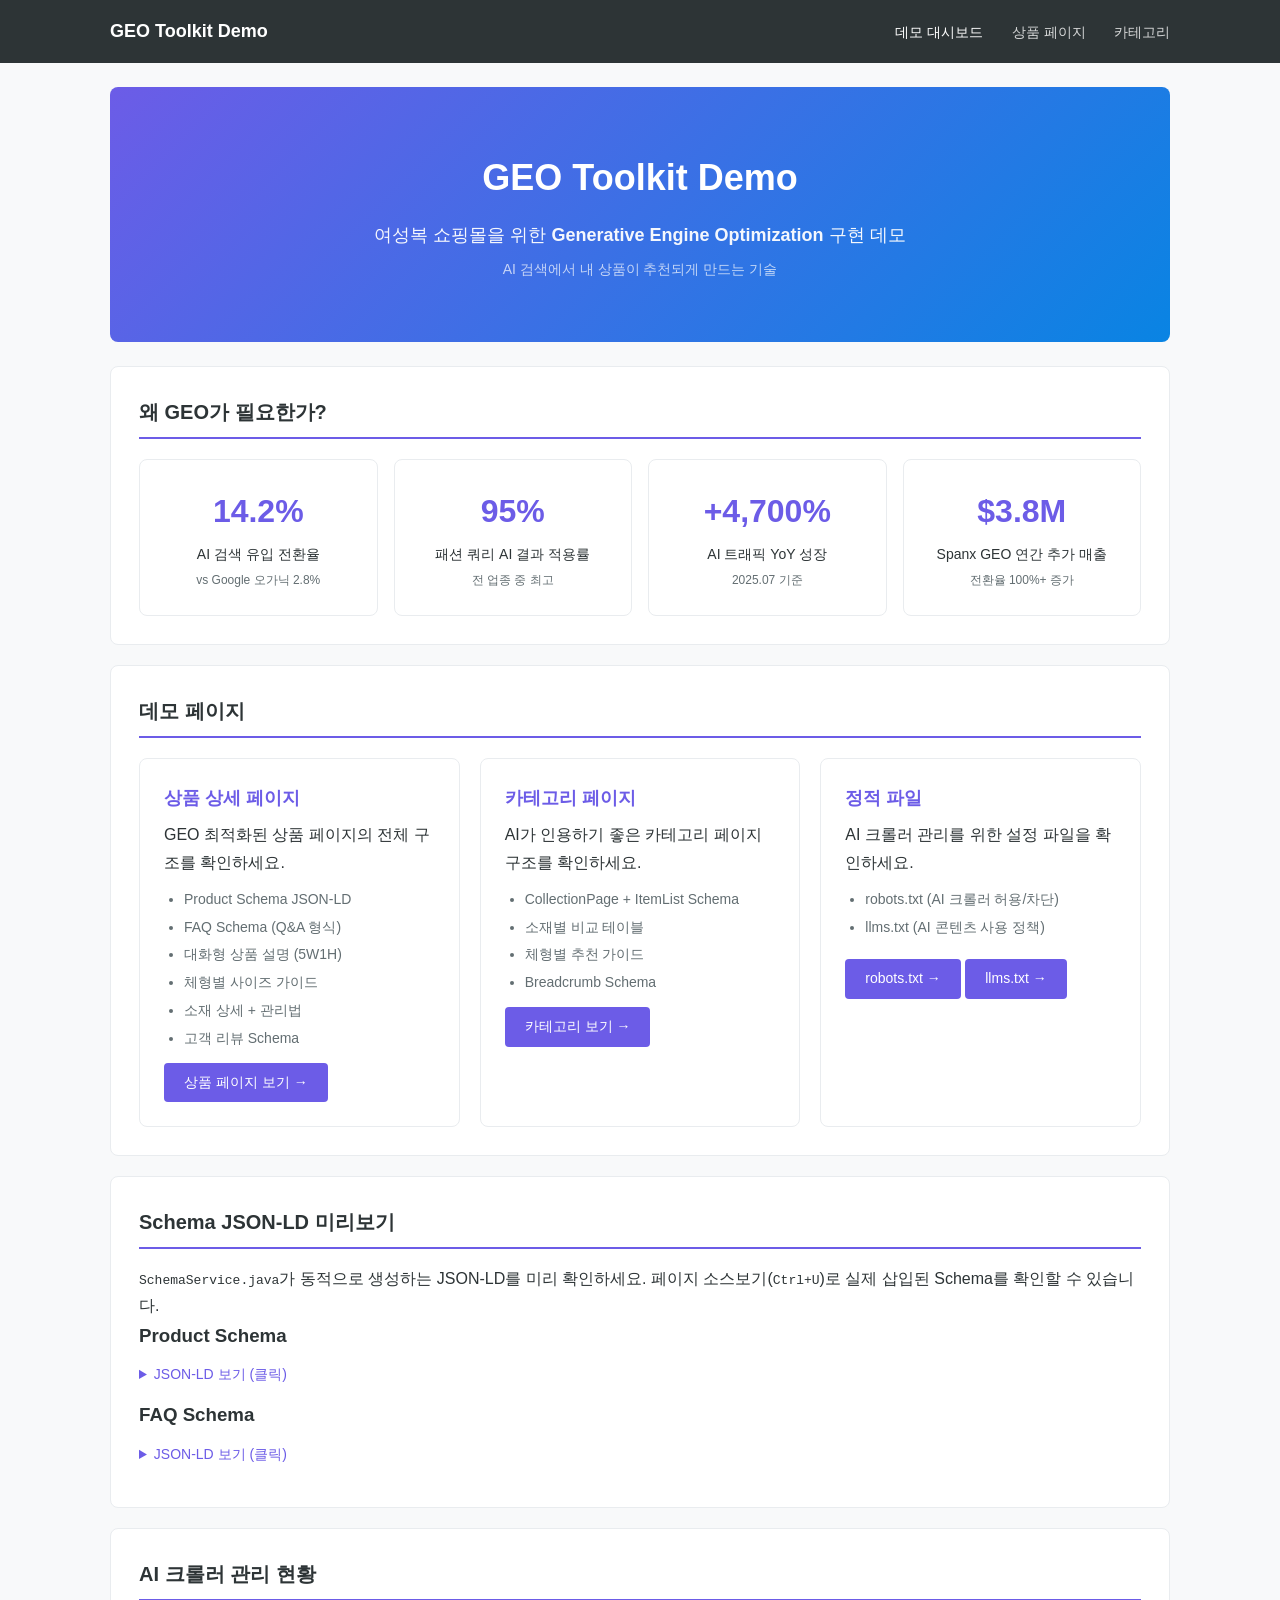
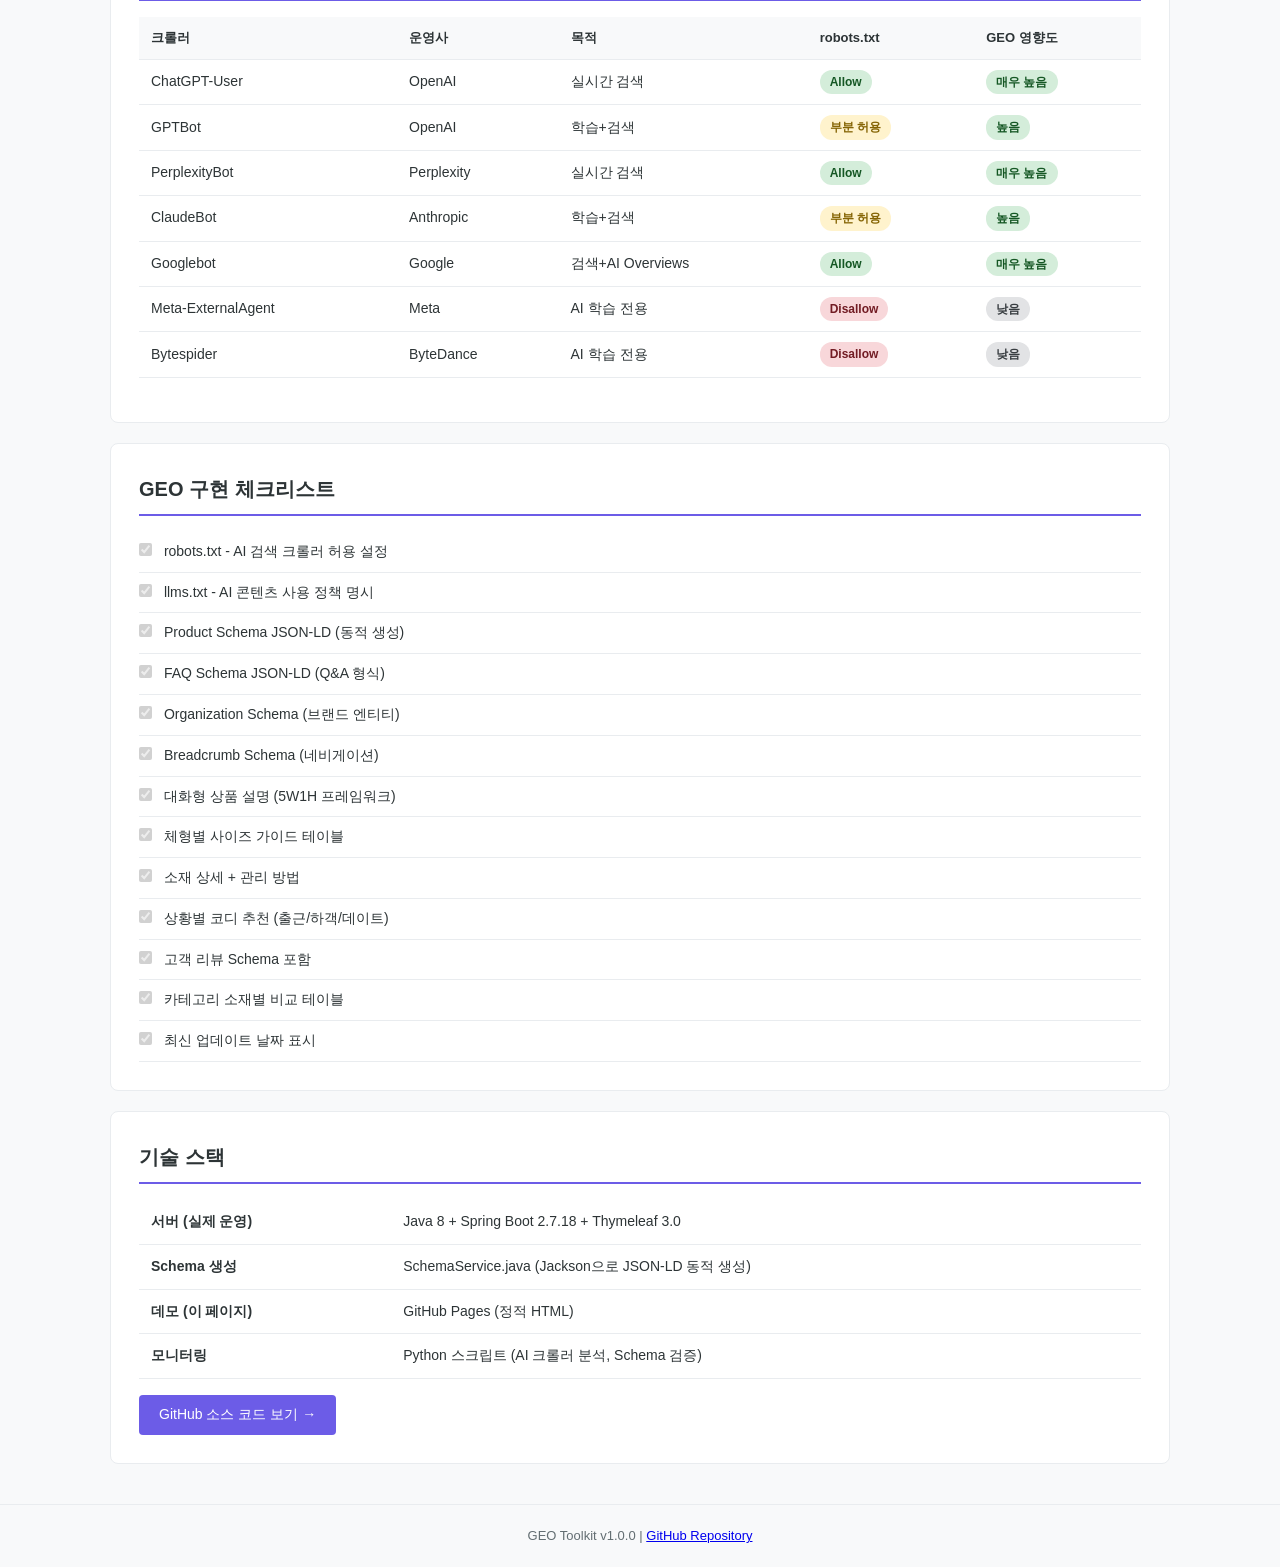
<file: index.html>
<!DOCTYPE html>
<html lang="ko">
<head>
    <meta charset="UTF-8">
    <meta name="viewport" content="width=device-width, initial-scale=1.0">
    <title>GEO Toolkit Demo - 여성복 쇼핑몰 AI 검색 최적화</title>
    <meta name="description" content="여성복 쇼핑몰을 위한 GEO(Generative Engine Optimization) 구현 데모. ChatGPT, Perplexity, Google AI에서 상품이 추천되도록 최적화하는 방법을 확인하세요.">
    <link rel="stylesheet" href="css/style.css">

    <!-- Organization Schema -->
    <script type="application/ld+json">
    {
        "@context": "https://schema.org",
        "@type": "Organization",
        "name": "무드앤무드",
        "url": "https://kyangkyongkyungkyang.github.io/geo-toolkit",
        "potentialAction": {
            "@type": "SearchAction",
            "target": {
                "@type": "EntryPoint",
                "urlTemplate": "https://kyangkyongkyungkyang.github.io/geo-toolkit/search?q={search_term_string}"
            },
            "query-input": "required name=search_term_string"
        }
    }
    </script>
</head>
<body>

<header class="site-header">
    <div class="container">
        <a href="index.html" class="logo">GEO Toolkit Demo</a>
        <nav>
            <a href="index.html" class="active">데모 대시보드</a>
            <a href="products/linen-wide-pants-ivory.html">상품 페이지</a>
            <a href="categories/bottoms/wide-pants.html">카테고리</a>
        </nav>
    </div>
</header>

<div class="container">
<main>

    <!-- 히어로 -->
    <section class="hero">
        <h1>GEO Toolkit Demo</h1>
        <p>여성복 쇼핑몰을 위한 <strong>Generative Engine Optimization</strong> 구현 데모</p>
        <p class="subtitle">AI 검색에서 내 상품이 추천되게 만드는 기술</p>
    </section>

    <!-- GEO 핵심 통계 -->
    <section class="demo-section">
        <h2>왜 GEO가 필요한가?</h2>
        <div class="stat-grid">
            <div class="stat-card">
                <div class="stat-number">14.2%</div>
                <div class="stat-label">AI 검색 유입 전환율</div>
                <div class="stat-compare">vs Google 오가닉 2.8%</div>
            </div>
            <div class="stat-card">
                <div class="stat-number">95%</div>
                <div class="stat-label">패션 쿼리 AI 결과 적용률</div>
                <div class="stat-compare">전 업종 중 최고</div>
            </div>
            <div class="stat-card">
                <div class="stat-number">+4,700%</div>
                <div class="stat-label">AI 트래픽 YoY 성장</div>
                <div class="stat-compare">2025.07 기준</div>
            </div>
            <div class="stat-card">
                <div class="stat-number">$3.8M</div>
                <div class="stat-label">Spanx GEO 연간 추가 매출</div>
                <div class="stat-compare">전환율 100%+ 증가</div>
            </div>
        </div>
    </section>

    <!-- 데모 페이지 안내 -->
    <section class="demo-section">
        <h2>데모 페이지</h2>
        <div class="demo-grid">
            <div class="demo-card">
                <h3>상품 상세 페이지</h3>
                <p>GEO 최적화된 상품 페이지의 전체 구조를 확인하세요.</p>
                <ul>
                    <li>Product Schema JSON-LD</li>
                    <li>FAQ Schema (Q&amp;A 형식)</li>
                    <li>대화형 상품 설명 (5W1H)</li>
                    <li>체형별 사이즈 가이드</li>
                    <li>소재 상세 + 관리법</li>
                    <li>고객 리뷰 Schema</li>
                </ul>
                <a href="products/linen-wide-pants-ivory.html" class="btn">상품 페이지 보기 &rarr;</a>
            </div>
            <div class="demo-card">
                <h3>카테고리 페이지</h3>
                <p>AI가 인용하기 좋은 카테고리 페이지 구조를 확인하세요.</p>
                <ul>
                    <li>CollectionPage + ItemList Schema</li>
                    <li>소재별 비교 테이블</li>
                    <li>체형별 추천 가이드</li>
                    <li>Breadcrumb Schema</li>
                </ul>
                <a href="categories/bottoms/wide-pants.html" class="btn">카테고리 보기 &rarr;</a>
            </div>
            <div class="demo-card">
                <h3>정적 파일</h3>
                <p>AI 크롤러 관리를 위한 설정 파일을 확인하세요.</p>
                <ul>
                    <li>robots.txt (AI 크롤러 허용/차단)</li>
                    <li>llms.txt (AI 콘텐츠 사용 정책)</li>
                </ul>
                <a href="robots.txt" class="btn">robots.txt &rarr;</a>
                <a href="llms.txt" class="btn" style="margin-top:8px">llms.txt &rarr;</a>
            </div>
        </div>
    </section>

    <!-- Schema 미리보기 -->
    <section class="demo-section">
        <h2>Schema JSON-LD 미리보기</h2>
        <p><code>SchemaService.java</code>가 동적으로 생성하는 JSON-LD를 미리 확인하세요. 페이지 소스보기(<kbd>Ctrl+U</kbd>)로 실제 삽입된 Schema를 확인할 수 있습니다.</p>

        <h3>Product Schema</h3>
        <details>
            <summary>JSON-LD 보기 (클릭)</summary>
            <pre><code>{
  "@context": "https://schema.org/",
  "@type": "Product",
  "name": "린넨 블렌드 와이드 팬츠 - 아이보리",
  "description": "출근길 편안함과 세미 포멀 드레스코드를 동시에...",
  "brand": { "@type": "Brand", "name": "무드앤무드" },
  "sku": "WP-2026-SS-001",
  "gtin13": "8801234567890",
  "material": "린넨 55%, 폴리에스터 40%, 스판덱스 5%",
  "color": "아이보리",
  "audience": {
    "@type": "PeopleAudience",
    "suggestedGender": "female",
    "suggestedMinAge": 25,
    "suggestedMaxAge": 40
  },
  "additionalProperty": [
    { "@type": "PropertyValue", "name": "핏", "value": "세미와이드" },
    { "@type": "PropertyValue", "name": "추천 상황", "value": "출근룩, 하객룩, 여행" },
    { "@type": "PropertyValue", "name": "추천 체형", "value": "허벅지 넉넉한 체형 추천" }
  ],
  "offers": {
    "@type": "Offer",
    "price": "49900",
    "priceCurrency": "KRW",
    "availability": "https://schema.org/InStock"
  },
  "aggregateRating": {
    "@type": "AggregateRating",
    "ratingValue": "4.6",
    "reviewCount": "189"
  }
}</code></pre>
        </details>

        <h3>FAQ Schema</h3>
        <details>
            <summary>JSON-LD 보기 (클릭)</summary>
            <pre><code>{
  "@context": "https://schema.org",
  "@type": "FAQPage",
  "mainEntity": [
    {
      "@type": "Question",
      "name": "키 작은 여성도 입을 수 있나요?",
      "acceptedAnswer": {
        "@type": "Answer",
        "text": "155cm 이하 여성분은 S 기준 기장이 길 수 있습니다..."
      }
    },
    {
      "@type": "Question",
      "name": "여름 결혼식 하객룩으로 적합한가요?",
      "acceptedAnswer": {
        "@type": "Answer",
        "text": "린넨 55% 블렌드 소재로 여름 야외 결혼식에 적합..."
      }
    }
  ]
}</code></pre>
        </details>
    </section>

    <!-- AI 크롤러 현황 -->
    <section class="demo-section">
        <h2>AI 크롤러 관리 현황</h2>
        <table class="crawler-table">
            <thead>
                <tr><th>크롤러</th><th>운영사</th><th>목적</th><th>robots.txt</th><th>GEO 영향도</th></tr>
            </thead>
            <tbody>
                <tr><td>ChatGPT-User</td><td>OpenAI</td><td>실시간 검색</td><td><span class="badge allow">Allow</span></td><td><span class="badge high">매우 높음</span></td></tr>
                <tr><td>GPTBot</td><td>OpenAI</td><td>학습+검색</td><td><span class="badge partial">부분 허용</span></td><td><span class="badge high">높음</span></td></tr>
                <tr><td>PerplexityBot</td><td>Perplexity</td><td>실시간 검색</td><td><span class="badge allow">Allow</span></td><td><span class="badge high">매우 높음</span></td></tr>
                <tr><td>ClaudeBot</td><td>Anthropic</td><td>학습+검색</td><td><span class="badge partial">부분 허용</span></td><td><span class="badge high">높음</span></td></tr>
                <tr><td>Googlebot</td><td>Google</td><td>검색+AI Overviews</td><td><span class="badge allow">Allow</span></td><td><span class="badge high">매우 높음</span></td></tr>
                <tr><td>Meta-ExternalAgent</td><td>Meta</td><td>AI 학습 전용</td><td><span class="badge deny">Disallow</span></td><td><span class="badge low">낮음</span></td></tr>
                <tr><td>Bytespider</td><td>ByteDance</td><td>AI 학습 전용</td><td><span class="badge deny">Disallow</span></td><td><span class="badge low">낮음</span></td></tr>
            </tbody>
        </table>
    </section>

    <!-- GEO 구현 체크리스트 -->
    <section class="demo-section">
        <h2>GEO 구현 체크리스트</h2>
        <div class="checklist">
            <label><input type="checkbox" checked disabled> robots.txt - AI 검색 크롤러 허용 설정</label>
            <label><input type="checkbox" checked disabled> llms.txt - AI 콘텐츠 사용 정책 명시</label>
            <label><input type="checkbox" checked disabled> Product Schema JSON-LD (동적 생성)</label>
            <label><input type="checkbox" checked disabled> FAQ Schema JSON-LD (Q&amp;A 형식)</label>
            <label><input type="checkbox" checked disabled> Organization Schema (브랜드 엔티티)</label>
            <label><input type="checkbox" checked disabled> Breadcrumb Schema (네비게이션)</label>
            <label><input type="checkbox" checked disabled> 대화형 상품 설명 (5W1H 프레임워크)</label>
            <label><input type="checkbox" checked disabled> 체형별 사이즈 가이드 테이블</label>
            <label><input type="checkbox" checked disabled> 소재 상세 + 관리 방법</label>
            <label><input type="checkbox" checked disabled> 상황별 코디 추천 (출근/하객/데이트)</label>
            <label><input type="checkbox" checked disabled> 고객 리뷰 Schema 포함</label>
            <label><input type="checkbox" checked disabled> 카테고리 소재별 비교 테이블</label>
            <label><input type="checkbox" checked disabled> 최신 업데이트 날짜 표시</label>
        </div>
    </section>

    <!-- 기술 스택 -->
    <section class="demo-section">
        <h2>기술 스택</h2>
        <table>
            <tbody>
                <tr><td><strong>서버 (실제 운영)</strong></td><td>Java 8 + Spring Boot 2.7.18 + Thymeleaf 3.0</td></tr>
                <tr><td><strong>Schema 생성</strong></td><td>SchemaService.java (Jackson으로 JSON-LD 동적 생성)</td></tr>
                <tr><td><strong>데모 (이 페이지)</strong></td><td>GitHub Pages (정적 HTML)</td></tr>
                <tr><td><strong>모니터링</strong></td><td>Python 스크립트 (AI 크롤러 분석, Schema 검증)</td></tr>
            </tbody>
        </table>
        <p style="margin-top:16px">
            <a href="https://github.com/kyangkyongkyungkyang/geo-toolkit" class="btn">GitHub 소스 코드 보기 &rarr;</a>
        </p>
    </section>

</main>
</div>

<footer class="site-footer">
    <div class="container">
        <p>GEO Toolkit v1.0.0 | <a href="https://github.com/kyangkyongkyungkyang/geo-toolkit">GitHub Repository</a></p>
    </div>
</footer>

</body>
</html>
</file>
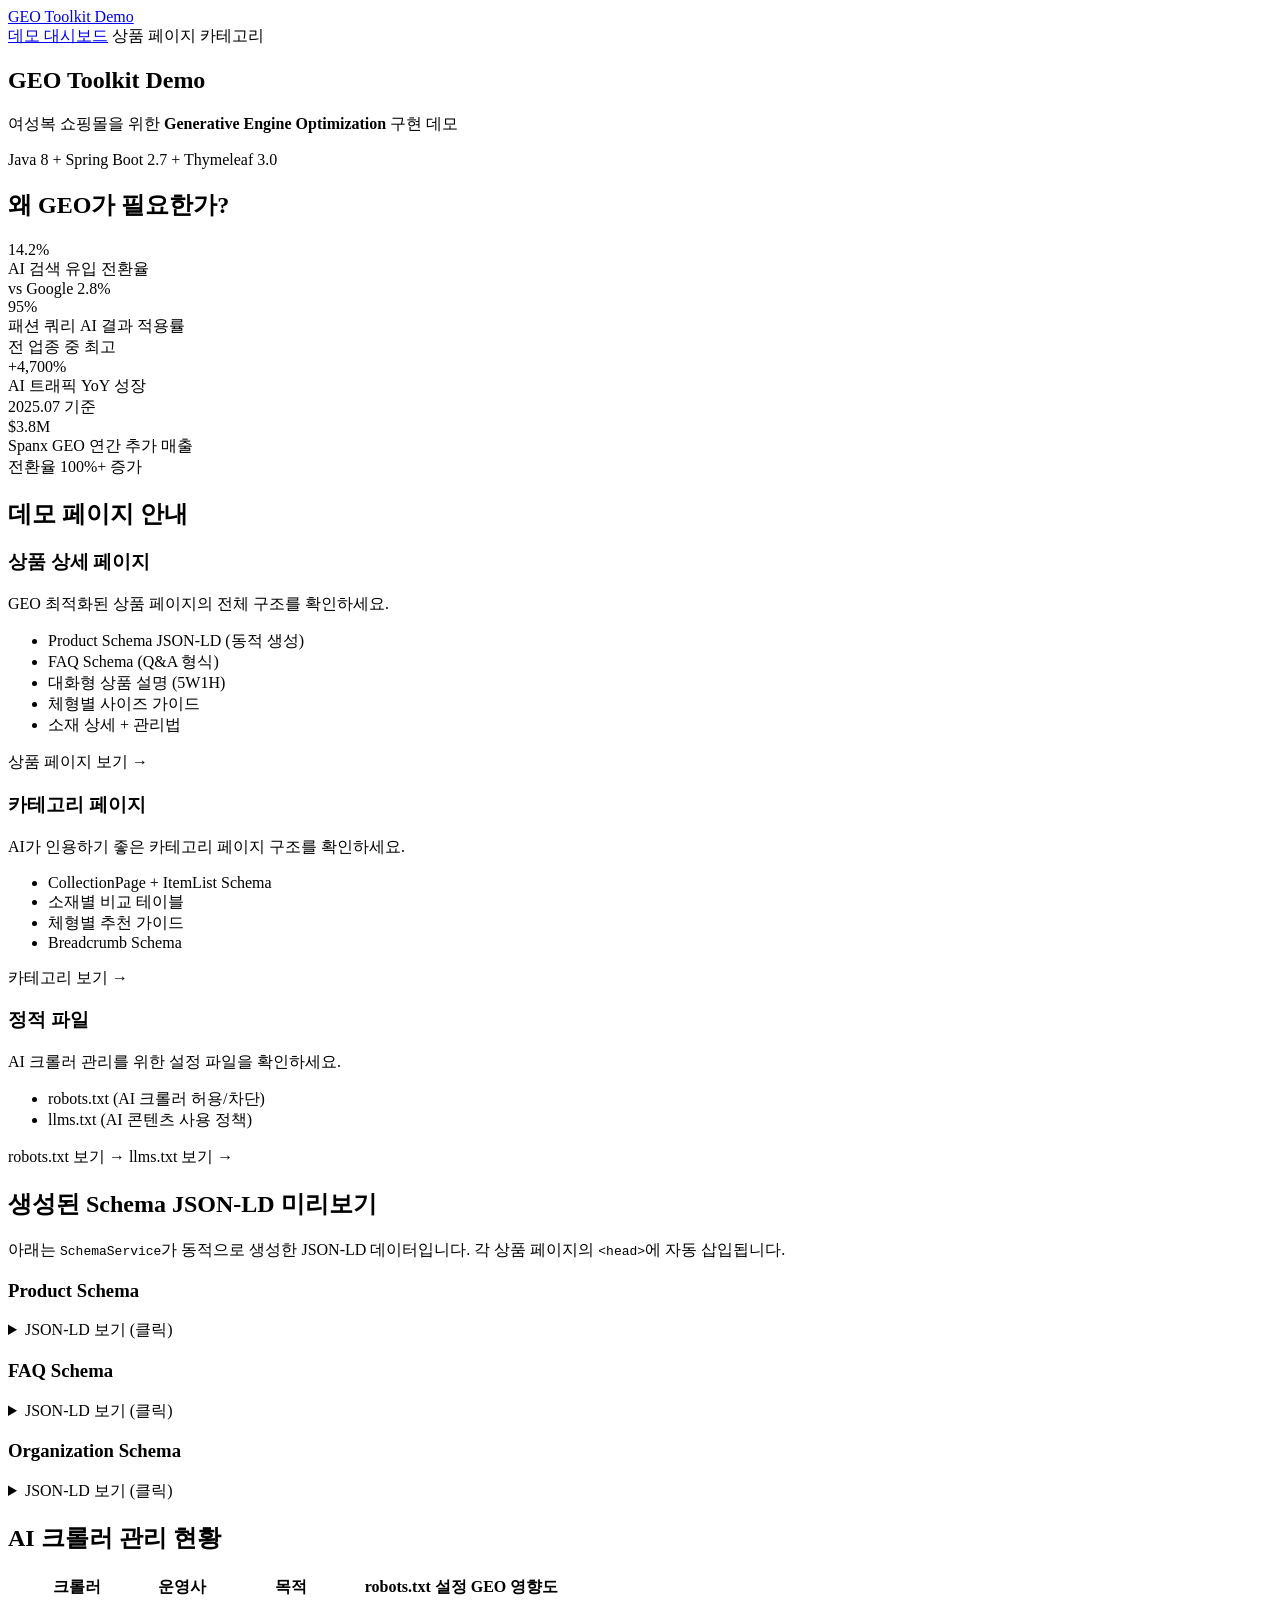
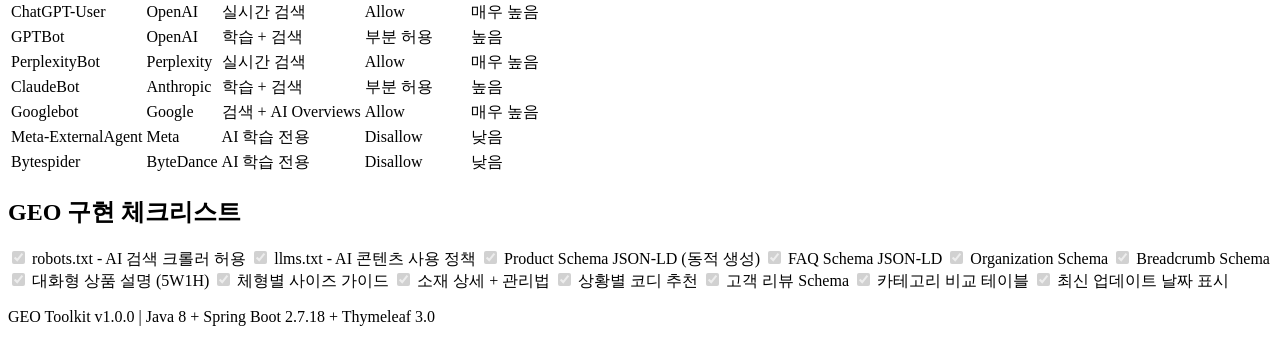
<file: src/main/resources/templates/demo/index.html>
<!DOCTYPE html>
<html xmlns:th="http://www.thymeleaf.org" lang="ko">
<head>
    <meta charset="UTF-8">
    <meta name="viewport" content="width=device-width, initial-scale=1.0">
    <title>GEO Toolkit Demo - 여성복 쇼핑몰 AI 검색 최적화</title>
    <link rel="stylesheet" th:href="@{/css/style.css}">
</head>
<body>

<header class="site-header">
    <div class="container">
        <a href="/demo" class="logo">GEO Toolkit Demo</a>
        <nav>
            <a href="/demo" class="active">데모 대시보드</a>
            <a th:href="@{/products/linen-wide-pants-ivory}">상품 페이지</a>
            <a th:href="@{/categories/bottoms/wide-pants}">카테고리</a>
        </nav>
    </div>
</header>

<div class="container">
<main>

    <!-- 히어로 섹션 -->
    <section class="hero">
        <h1>GEO Toolkit Demo</h1>
        <p>여성복 쇼핑몰을 위한 <strong>Generative Engine Optimization</strong> 구현 데모</p>
        <p class="subtitle">Java 8 + Spring Boot 2.7 + Thymeleaf 3.0</p>
    </section>

    <!-- GEO 핵심 통계 -->
    <section class="demo-section">
        <h2>왜 GEO가 필요한가?</h2>
        <div class="stat-grid">
            <div class="stat-card">
                <div class="stat-number">14.2%</div>
                <div class="stat-label">AI 검색 유입 전환율</div>
                <div class="stat-compare">vs Google 2.8%</div>
            </div>
            <div class="stat-card">
                <div class="stat-number">95%</div>
                <div class="stat-label">패션 쿼리 AI 결과 적용률</div>
                <div class="stat-compare">전 업종 중 최고</div>
            </div>
            <div class="stat-card">
                <div class="stat-number">+4,700%</div>
                <div class="stat-label">AI 트래픽 YoY 성장</div>
                <div class="stat-compare">2025.07 기준</div>
            </div>
            <div class="stat-card">
                <div class="stat-number">$3.8M</div>
                <div class="stat-label">Spanx GEO 연간 추가 매출</div>
                <div class="stat-compare">전환율 100%+ 증가</div>
            </div>
        </div>
    </section>

    <!-- 데모 페이지 안내 -->
    <section class="demo-section">
        <h2>데모 페이지 안내</h2>
        <div class="demo-grid">
            <div class="demo-card">
                <h3>상품 상세 페이지</h3>
                <p>GEO 최적화된 상품 페이지의 전체 구조를 확인하세요.</p>
                <ul>
                    <li>Product Schema JSON-LD (동적 생성)</li>
                    <li>FAQ Schema (Q&amp;A 형식)</li>
                    <li>대화형 상품 설명 (5W1H)</li>
                    <li>체형별 사이즈 가이드</li>
                    <li>소재 상세 + 관리법</li>
                </ul>
                <a th:href="@{/products/linen-wide-pants-ivory}" class="btn">상품 페이지 보기 &rarr;</a>
            </div>
            <div class="demo-card">
                <h3>카테고리 페이지</h3>
                <p>AI가 인용하기 좋은 카테고리 페이지 구조를 확인하세요.</p>
                <ul>
                    <li>CollectionPage + ItemList Schema</li>
                    <li>소재별 비교 테이블</li>
                    <li>체형별 추천 가이드</li>
                    <li>Breadcrumb Schema</li>
                </ul>
                <a th:href="@{/categories/bottoms/wide-pants}" class="btn">카테고리 보기 &rarr;</a>
            </div>
            <div class="demo-card">
                <h3>정적 파일</h3>
                <p>AI 크롤러 관리를 위한 설정 파일을 확인하세요.</p>
                <ul>
                    <li>robots.txt (AI 크롤러 허용/차단)</li>
                    <li>llms.txt (AI 콘텐츠 사용 정책)</li>
                </ul>
                <a th:href="@{/robots.txt}" class="btn">robots.txt 보기 &rarr;</a>
                <a th:href="@{/llms.txt}" class="btn" style="margin-top:8px">llms.txt 보기 &rarr;</a>
            </div>
        </div>
    </section>

    <!-- Schema JSON-LD 미리보기 -->
    <section class="demo-section">
        <h2>생성된 Schema JSON-LD 미리보기</h2>
        <p>아래는 <code>SchemaService</code>가 동적으로 생성한 JSON-LD 데이터입니다. 각 상품 페이지의 <code>&lt;head&gt;</code>에 자동 삽입됩니다.</p>

        <h3>Product Schema</h3>
        <details>
            <summary>JSON-LD 보기 (클릭)</summary>
            <pre><code th:text="${productSchemaJson}"></code></pre>
        </details>

        <h3>FAQ Schema</h3>
        <details>
            <summary>JSON-LD 보기 (클릭)</summary>
            <pre><code th:text="${faqSchemaJson}"></code></pre>
        </details>

        <h3>Organization Schema</h3>
        <details>
            <summary>JSON-LD 보기 (클릭)</summary>
            <pre><code th:text="${orgSchemaJson}"></code></pre>
        </details>
    </section>

    <!-- AI 크롤러 현황 -->
    <section class="demo-section">
        <h2>AI 크롤러 관리 현황</h2>
        <table class="crawler-table">
            <thead>
                <tr>
                    <th>크롤러</th>
                    <th>운영사</th>
                    <th>목적</th>
                    <th>robots.txt 설정</th>
                    <th>GEO 영향도</th>
                </tr>
            </thead>
            <tbody>
                <tr>
                    <td>ChatGPT-User</td>
                    <td>OpenAI</td>
                    <td>실시간 검색</td>
                    <td><span class="badge allow">Allow</span></td>
                    <td><span class="badge high">매우 높음</span></td>
                </tr>
                <tr>
                    <td>GPTBot</td>
                    <td>OpenAI</td>
                    <td>학습 + 검색</td>
                    <td><span class="badge partial">부분 허용</span></td>
                    <td><span class="badge high">높음</span></td>
                </tr>
                <tr>
                    <td>PerplexityBot</td>
                    <td>Perplexity</td>
                    <td>실시간 검색</td>
                    <td><span class="badge allow">Allow</span></td>
                    <td><span class="badge high">매우 높음</span></td>
                </tr>
                <tr>
                    <td>ClaudeBot</td>
                    <td>Anthropic</td>
                    <td>학습 + 검색</td>
                    <td><span class="badge partial">부분 허용</span></td>
                    <td><span class="badge high">높음</span></td>
                </tr>
                <tr>
                    <td>Googlebot</td>
                    <td>Google</td>
                    <td>검색 + AI Overviews</td>
                    <td><span class="badge allow">Allow</span></td>
                    <td><span class="badge high">매우 높음</span></td>
                </tr>
                <tr>
                    <td>Meta-ExternalAgent</td>
                    <td>Meta</td>
                    <td>AI 학습 전용</td>
                    <td><span class="badge deny">Disallow</span></td>
                    <td><span class="badge low">낮음</span></td>
                </tr>
                <tr>
                    <td>Bytespider</td>
                    <td>ByteDance</td>
                    <td>AI 학습 전용</td>
                    <td><span class="badge deny">Disallow</span></td>
                    <td><span class="badge low">낮음</span></td>
                </tr>
            </tbody>
        </table>
    </section>

    <!-- 구현 체크리스트 -->
    <section class="demo-section">
        <h2>GEO 구현 체크리스트</h2>
        <div class="checklist">
            <label><input type="checkbox" checked disabled> robots.txt - AI 검색 크롤러 허용</label>
            <label><input type="checkbox" checked disabled> llms.txt - AI 콘텐츠 사용 정책</label>
            <label><input type="checkbox" checked disabled> Product Schema JSON-LD (동적 생성)</label>
            <label><input type="checkbox" checked disabled> FAQ Schema JSON-LD</label>
            <label><input type="checkbox" checked disabled> Organization Schema</label>
            <label><input type="checkbox" checked disabled> Breadcrumb Schema</label>
            <label><input type="checkbox" checked disabled> 대화형 상품 설명 (5W1H)</label>
            <label><input type="checkbox" checked disabled> 체형별 사이즈 가이드</label>
            <label><input type="checkbox" checked disabled> 소재 상세 + 관리법</label>
            <label><input type="checkbox" checked disabled> 상황별 코디 추천</label>
            <label><input type="checkbox" checked disabled> 고객 리뷰 Schema</label>
            <label><input type="checkbox" checked disabled> 카테고리 비교 테이블</label>
            <label><input type="checkbox" checked disabled> 최신 업데이트 날짜 표시</label>
        </div>
    </section>

</main>
</div>

<footer class="site-footer">
    <div class="container">
        <p>GEO Toolkit v1.0.0 | Java 8 + Spring Boot 2.7.18 + Thymeleaf 3.0</p>
    </div>
</footer>

</body>
</html>
</file>
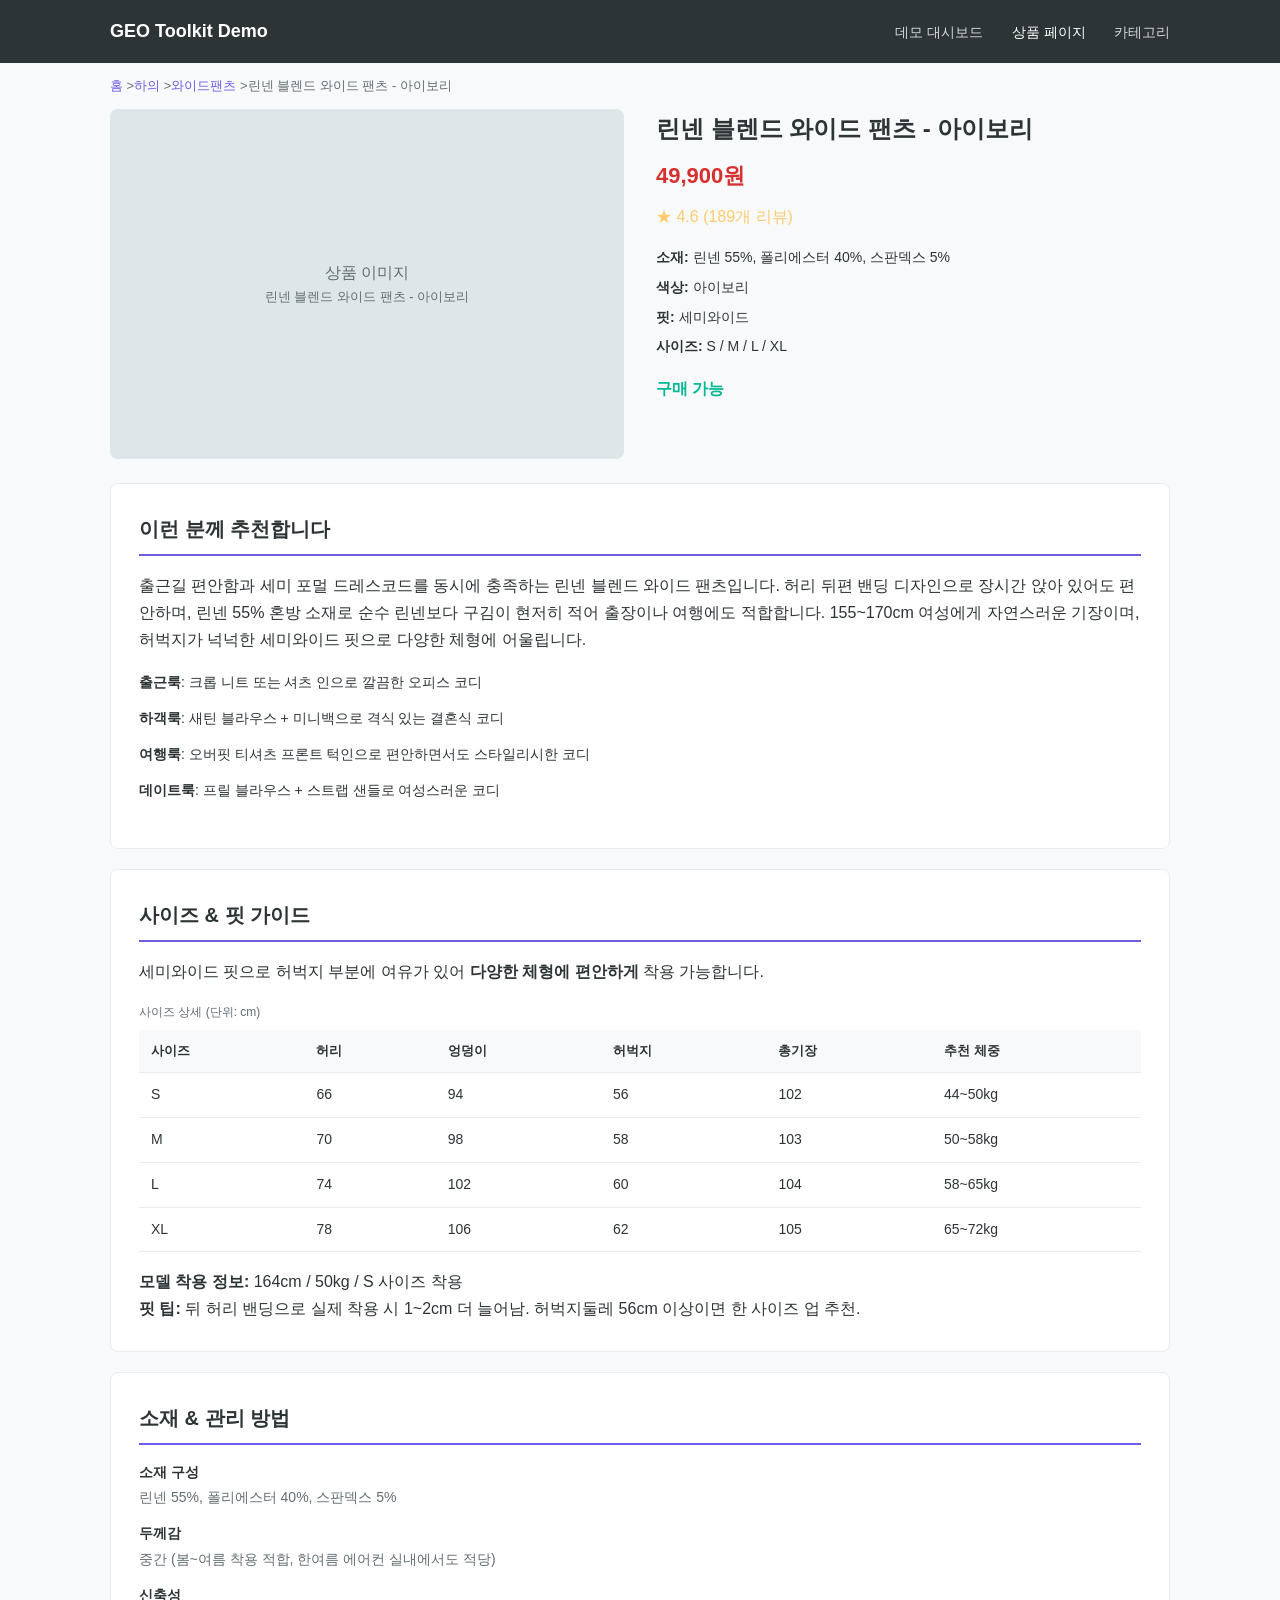
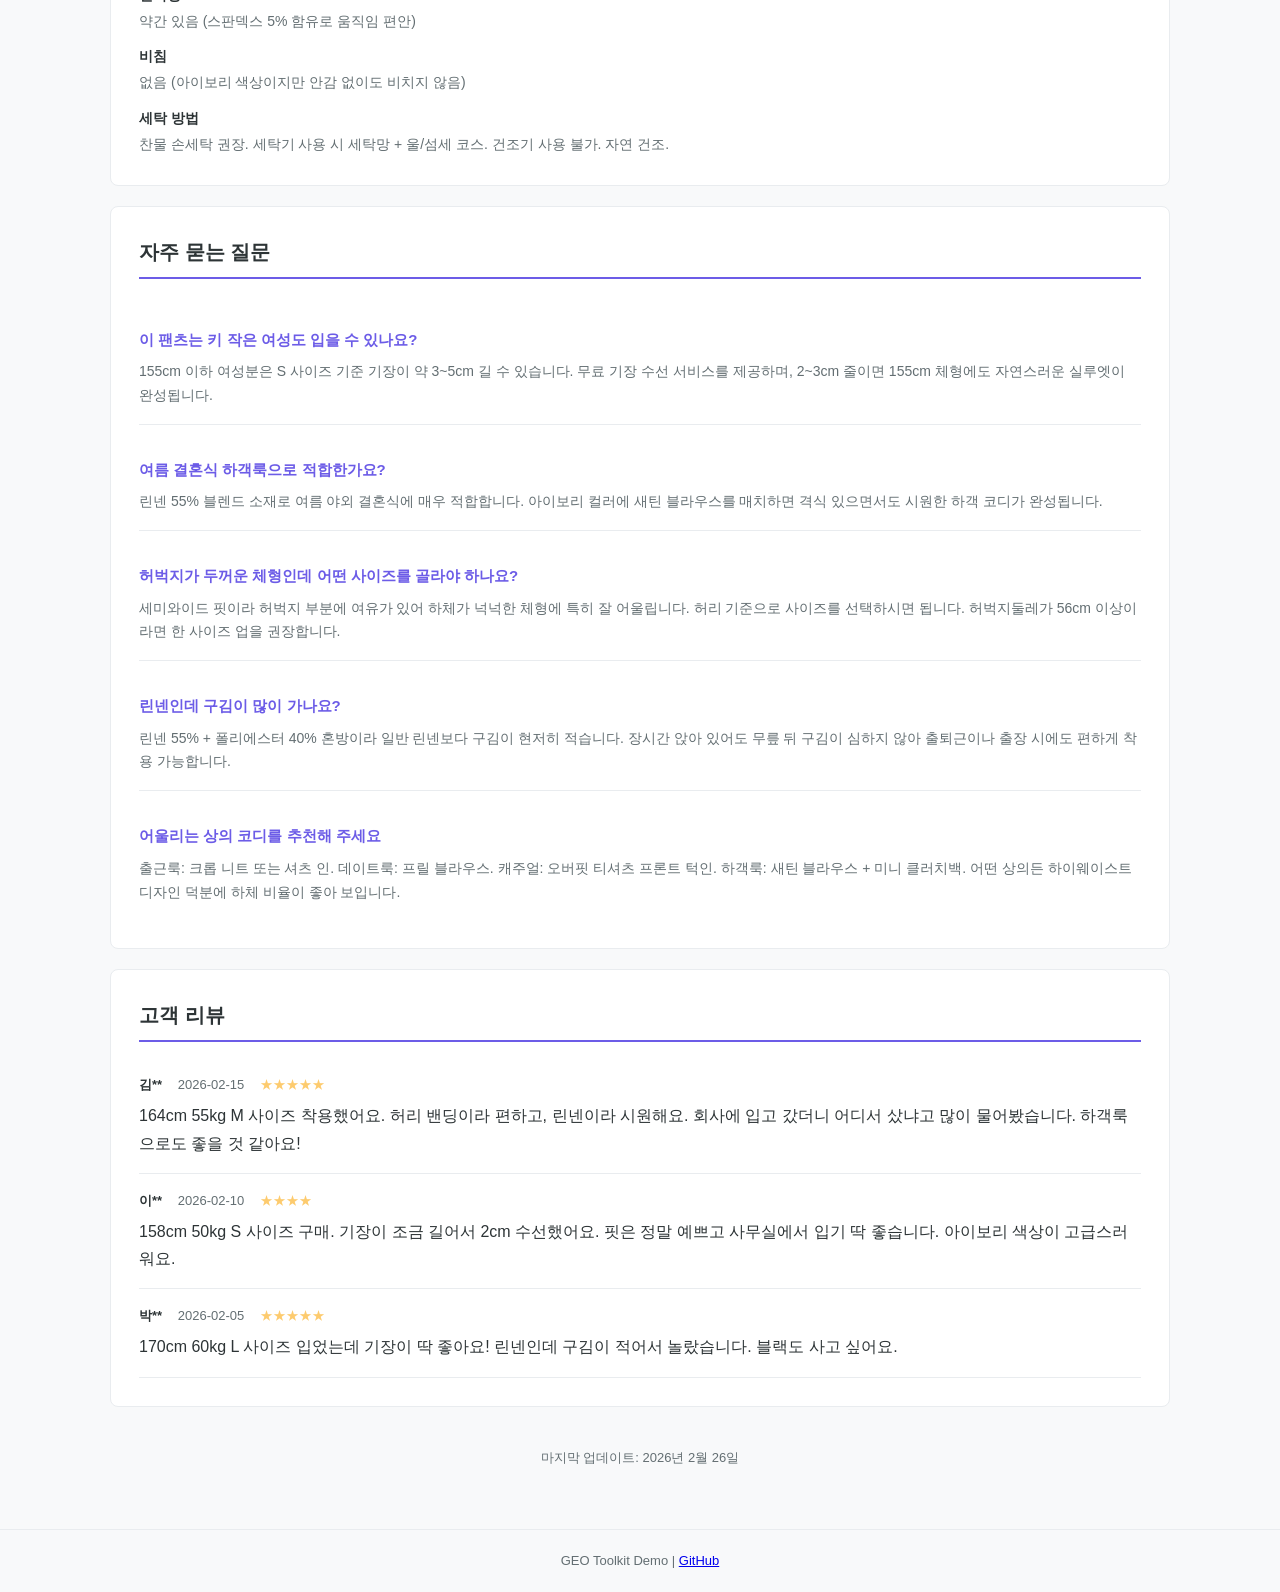
<file: products/linen-wide-pants-ivory.html>
<!DOCTYPE html>
<html lang="ko">
<head>
    <meta charset="UTF-8">
    <meta name="viewport" content="width=device-width, initial-scale=1.0">
    <title>린넨 블렌드 와이드 팬츠 아이보리 - 여름 출근룩 하객룩 | 무드앤무드</title>
    <meta name="description" content="출근길 편안함과 세미 포멀 드레스코드를 동시에 충족하는 린넨 블렌드 와이드 팬츠. 허리 밴딩으로 장시간 편안하고 구김 적은 소재. 결혼식 하객룩, 여행에도 적합. 155~170cm 여성 추천.">
    <meta name="last-modified" content="2026-02-26">
    <meta property="og:title" content="린넨 블렌드 와이드 팬츠 아이보리 | 무드앤무드">
    <meta property="og:description" content="출근룩부터 하객룩까지, 린넨 블렌드 와이드 팬츠. 구김 적고 편안한 하이웨이스트 디자인.">
    <meta property="og:type" content="product">
    <meta property="product:price:amount" content="49900">
    <meta property="product:price:currency" content="KRW">
    <link rel="stylesheet" href="../css/style.css">

    <!-- Organization Schema -->
    <script type="application/ld+json">
    {"@context":"https://schema.org","@type":"Organization","name":"무드앤무드","url":"https://kyangkyongkyungkyang.github.io/geo-toolkit"}
    </script>

    <!-- Breadcrumb Schema -->
    <script type="application/ld+json">
    {"@context":"https://schema.org","@type":"BreadcrumbList","itemListElement":[{"@type":"ListItem","position":1,"name":"홈","item":"https://kyangkyongkyungkyang.github.io/geo-toolkit/"},{"@type":"ListItem","position":2,"name":"하의","item":"https://kyangkyongkyungkyang.github.io/geo-toolkit/categories/bottoms/"},{"@type":"ListItem","position":3,"name":"와이드팬츠","item":"https://kyangkyongkyungkyang.github.io/geo-toolkit/categories/bottoms/wide-pants.html"},{"@type":"ListItem","position":4,"name":"린넨 블렌드 와이드 팬츠 - 아이보리"}]}
    </script>

    <!-- Product Schema JSON-LD -->
    <script type="application/ld+json">
    {
        "@context": "https://schema.org/",
        "@type": "Product",
        "name": "린넨 블렌드 와이드 팬츠 - 아이보리",
        "description": "출근길 편안함과 세미 포멀 드레스코드를 동시에 충족하는 린넨 블렌드 와이드 팬츠입니다. 허리 뒤편 밴딩 디자인으로 장시간 앉아 있어도 편안하며, 린넨 55% 혼방 소재로 순수 린넨보다 구김이 현저히 적어 출장이나 여행에도 적합합니다. 155~170cm 여성에게 자연스러운 기장이며, 허벅지가 넉넉한 세미와이드 핏으로 다양한 체형에 어울립니다.",
        "brand": {"@type": "Brand", "name": "무드앤무드"},
        "sku": "WP-2026-SS-001",
        "gtin13": "8801234567890",
        "material": "린넨 55%, 폴리에스터 40%, 스판덱스 5%",
        "color": "아이보리",
        "image": ["https://kyangkyongkyungkyang.github.io/geo-toolkit/images/demo-product-main.jpg"],
        "url": "https://kyangkyongkyungkyang.github.io/geo-toolkit/products/linen-wide-pants-ivory.html",
        "audience": {"@type": "PeopleAudience", "suggestedGender": "female", "suggestedMinAge": 25, "suggestedMaxAge": 40},
        "additionalProperty": [
            {"@type": "PropertyValue", "name": "핏", "value": "세미와이드"},
            {"@type": "PropertyValue", "name": "기장", "value": "풀기장 (모델 착용 기준 164cm)"},
            {"@type": "PropertyValue", "name": "두께감", "value": "중간 (여름 착용 적합)"},
            {"@type": "PropertyValue", "name": "신축성", "value": "약간 있음"},
            {"@type": "PropertyValue", "name": "비침", "value": "없음"},
            {"@type": "PropertyValue", "name": "세탁방법", "value": "찬물 손세탁 권장"},
            {"@type": "PropertyValue", "name": "추천 상황", "value": "출근룩, 하객룩, 여행, 브런치"},
            {"@type": "PropertyValue", "name": "추천 체형", "value": "허벅지가 넉넉한 체형, 하체 볼륨감이 있는 체형에 특히 추천"}
        ],
        "offers": {
            "@type": "Offer",
            "price": "49900",
            "priceCurrency": "KRW",
            "availability": "https://schema.org/InStock",
            "itemCondition": "https://schema.org/NewCondition",
            "priceValidUntil": "2026-06-30",
            "shippingDetails": {
                "@type": "OfferShippingDetails",
                "shippingRate": {"@type": "MonetaryAmount", "value": "3000", "currency": "KRW"},
                "shippingDestination": {"@type": "DefinedRegion", "addressCountry": "KR"}
            },
            "hasMerchantReturnPolicy": {
                "@type": "MerchantReturnPolicy",
                "applicableCountry": "KR",
                "returnPolicyCategory": "https://schema.org/MerchantReturnFiniteReturnWindow",
                "merchantReturnDays": 14,
                "returnFees": "https://schema.org/FreeReturn"
            }
        },
        "aggregateRating": {"@type": "AggregateRating", "ratingValue": "4.6", "bestRating": "5", "ratingCount": "234", "reviewCount": "189"},
        "review": [
            {"@type": "Review", "author": {"@type": "Person", "name": "김**"}, "datePublished": "2026-02-15", "reviewRating": {"@type": "Rating", "ratingValue": "5", "bestRating": "5"}, "reviewBody": "164cm 55kg M 사이즈 착용했어요. 허리 밴딩이라 편하고, 린넨이라 시원해요. 회사에 입고 갔더니 어디서 샀냐고 많이 물어봤습니다."},
            {"@type": "Review", "author": {"@type": "Person", "name": "이**"}, "datePublished": "2026-02-10", "reviewRating": {"@type": "Rating", "ratingValue": "4", "bestRating": "5"}, "reviewBody": "158cm 50kg S 사이즈 구매. 기장이 조금 길어서 2cm 수선했어요. 핏은 정말 예쁘고 사무실에서 입기 딱 좋습니다."},
            {"@type": "Review", "author": {"@type": "Person", "name": "박**"}, "datePublished": "2026-02-05", "reviewRating": {"@type": "Rating", "ratingValue": "5", "bestRating": "5"}, "reviewBody": "170cm 60kg L 사이즈 입었는데 기장이 딱 좋아요! 린넨인데 구김이 적어서 놀랐습니다."}
        ]
    }
    </script>

    <!-- FAQ Schema JSON-LD -->
    <script type="application/ld+json">
    {
        "@context": "https://schema.org",
        "@type": "FAQPage",
        "mainEntity": [
            {"@type": "Question", "name": "이 팬츠는 키 작은 여성도 입을 수 있나요?", "acceptedAnswer": {"@type": "Answer", "text": "155cm 이하 여성분은 S 사이즈 기준 기장이 약 3~5cm 길 수 있습니다. 무료 기장 수선 서비스를 제공하며, 2~3cm 줄이면 155cm 체형에도 자연스러운 실루엣이 완성됩니다."}},
            {"@type": "Question", "name": "여름 결혼식 하객룩으로 적합한가요?", "acceptedAnswer": {"@type": "Answer", "text": "린넨 55% 블렌드 소재로 여름 야외 결혼식에 매우 적합합니다. 아이보리 컬러에 새틴 블라우스를 매치하면 격식 있으면서도 시원한 하객 코디가 완성됩니다."}},
            {"@type": "Question", "name": "허벅지가 두꺼운 체형인데 어떤 사이즈를 골라야 하나요?", "acceptedAnswer": {"@type": "Answer", "text": "세미와이드 핏이라 허벅지 부분에 여유가 있어 하체가 넉넉한 체형에 특히 잘 어울립니다. 허리 기준으로 사이즈를 선택하시면 됩니다. 허벅지둘레가 56cm 이상이라면 한 사이즈 업을 권장합니다."}},
            {"@type": "Question", "name": "린넨인데 구김이 많이 가나요?", "acceptedAnswer": {"@type": "Answer", "text": "린넨 55% + 폴리에스터 40% 혼방이라 일반 린넨보다 구김이 현저히 적습니다. 장시간 앉아 있어도 무릎 뒤 구김이 심하지 않아 출퇴근이나 출장 시에도 편하게 착용 가능합니다."}},
            {"@type": "Question", "name": "어울리는 상의 코디를 추천해 주세요", "acceptedAnswer": {"@type": "Answer", "text": "출근룩: 크롭 니트 또는 셔츠 인. 데이트룩: 프릴 블라우스. 캐주얼: 오버핏 티셔츠 프론트 턱인. 하객룩: 새틴 블라우스 + 미니 클러치백."}}
        ]
    }
    </script>
</head>
<body>

<header class="site-header">
    <div class="container">
        <a href="../index.html" class="logo">GEO Toolkit Demo</a>
        <nav>
            <a href="../index.html">데모 대시보드</a>
            <a href="linen-wide-pants-ivory.html" class="active">상품 페이지</a>
            <a href="../categories/bottoms/wide-pants.html">카테고리</a>
        </nav>
    </div>
</header>

<div class="container">

    <!-- Breadcrumb -->
    <nav aria-label="breadcrumb" class="breadcrumb">
        <ol>
            <li><a href="../index.html">홈</a> &gt; </li>
            <li><a href="../categories/bottoms/wide-pants.html">하의</a> &gt; </li>
            <li><a href="../categories/bottoms/wide-pants.html">와이드팬츠</a> &gt; </li>
            <li><span aria-current="page">린넨 블렌드 와이드 팬츠 - 아이보리</span></li>
        </ol>
    </nav>

<main>
    <article class="product-detail">

        <!-- 상품 기본 정보 -->
        <div class="product-header">
            <div class="product-image">
                <div class="image-placeholder">
                    <span>상품 이미지</span>
                    <small>린넨 블렌드 와이드 팬츠 - 아이보리</small>
                </div>
            </div>
            <div class="product-info">
                <h1>린넨 블렌드 와이드 팬츠 - 아이보리</h1>
                <p class="price">49,900원</p>
                <p class="rating">
                    <span class="stars">&#9733; 4.6</span>
                    <span>(189개 리뷰)</span>
                </p>
                <ul class="quick-info">
                    <li><strong>소재:</strong> 린넨 55%, 폴리에스터 40%, 스판덱스 5%</li>
                    <li><strong>색상:</strong> 아이보리</li>
                    <li><strong>핏:</strong> 세미와이드</li>
                    <li><strong>사이즈:</strong> S / M / L / XL</li>
                </ul>
                <p class="stock-status"><span class="in-stock">구매 가능</span></p>
            </div>
        </div>

        <!-- GEO 핵심: 대화형 상품 설명 -->
        <section class="geo-section">
            <h2>이런 분께 추천합니다</h2>
            <p>출근길 편안함과 세미 포멀 드레스코드를 동시에 충족하는 린넨 블렌드 와이드 팬츠입니다. 허리 뒤편 밴딩 디자인으로 장시간 앉아 있어도 편안하며, 린넨 55% 혼방 소재로 순수 린넨보다 구김이 현저히 적어 출장이나 여행에도 적합합니다. 155~170cm 여성에게 자연스러운 기장이며, 허벅지가 넉넉한 세미와이드 핏으로 다양한 체형에 어울립니다.</p>
            <ul class="occasion-list">
                <li><strong>출근룩</strong>: 크롭 니트 또는 셔츠 인으로 깔끔한 오피스 코디</li>
                <li><strong>하객룩</strong>: 새틴 블라우스 + 미니백으로 격식 있는 결혼식 코디</li>
                <li><strong>여행룩</strong>: 오버핏 티셔츠 프론트 턱인으로 편안하면서도 스타일리시한 코디</li>
                <li><strong>데이트룩</strong>: 프릴 블라우스 + 스트랩 샌들로 여성스러운 코디</li>
            </ul>
        </section>

        <!-- 사이즈 & 핏 가이드 -->
        <section class="geo-section">
            <h2>사이즈 &amp; 핏 가이드</h2>
            <p>세미와이드 핏으로 허벅지 부분에 여유가 있어 <strong>다양한 체형에 편안하게</strong> 착용 가능합니다.</p>
            <table class="size-table">
                <caption>사이즈 상세 (단위: cm)</caption>
                <thead><tr><th>사이즈</th><th>허리</th><th>엉덩이</th><th>허벅지</th><th>총기장</th><th>추천 체중</th></tr></thead>
                <tbody>
                    <tr><td>S</td><td>66</td><td>94</td><td>56</td><td>102</td><td>44~50kg</td></tr>
                    <tr><td>M</td><td>70</td><td>98</td><td>58</td><td>103</td><td>50~58kg</td></tr>
                    <tr><td>L</td><td>74</td><td>102</td><td>60</td><td>104</td><td>58~65kg</td></tr>
                    <tr><td>XL</td><td>78</td><td>106</td><td>62</td><td>105</td><td>65~72kg</td></tr>
                </tbody>
            </table>
            <p><strong>모델 착용 정보:</strong> 164cm / 50kg / S 사이즈 착용</p>
            <p><strong>핏 팁:</strong> 뒤 허리 밴딩으로 실제 착용 시 1~2cm 더 늘어남. 허벅지둘레 56cm 이상이면 한 사이즈 업 추천.</p>
        </section>

        <!-- 소재 & 관리 방법 -->
        <section class="geo-section">
            <h2>소재 &amp; 관리 방법</h2>
            <dl class="spec-list">
                <dt>소재 구성</dt><dd>린넨 55%, 폴리에스터 40%, 스판덱스 5%</dd>
                <dt>두께감</dt><dd>중간 (봄~여름 착용 적합, 한여름 에어컨 실내에서도 적당)</dd>
                <dt>신축성</dt><dd>약간 있음 (스판덱스 5% 함유로 움직임 편안)</dd>
                <dt>비침</dt><dd>없음 (아이보리 색상이지만 안감 없이도 비치지 않음)</dd>
                <dt>세탁 방법</dt><dd>찬물 손세탁 권장. 세탁기 사용 시 세탁망 + 울/섬세 코스. 건조기 사용 불가. 자연 건조.</dd>
            </dl>
        </section>

        <!-- GEO 핵심: FAQ -->
        <section class="geo-section faq-section">
            <h2>자주 묻는 질문</h2>
            <div class="faq-item">
                <h3>이 팬츠는 키 작은 여성도 입을 수 있나요?</h3>
                <p>155cm 이하 여성분은 S 사이즈 기준 기장이 약 3~5cm 길 수 있습니다. 무료 기장 수선 서비스를 제공하며, 2~3cm 줄이면 155cm 체형에도 자연스러운 실루엣이 완성됩니다.</p>
            </div>
            <div class="faq-item">
                <h3>여름 결혼식 하객룩으로 적합한가요?</h3>
                <p>린넨 55% 블렌드 소재로 여름 야외 결혼식에 매우 적합합니다. 아이보리 컬러에 새틴 블라우스를 매치하면 격식 있으면서도 시원한 하객 코디가 완성됩니다.</p>
            </div>
            <div class="faq-item">
                <h3>허벅지가 두꺼운 체형인데 어떤 사이즈를 골라야 하나요?</h3>
                <p>세미와이드 핏이라 허벅지 부분에 여유가 있어 하체가 넉넉한 체형에 특히 잘 어울립니다. 허리 기준으로 사이즈를 선택하시면 됩니다. 허벅지둘레가 56cm 이상이라면 한 사이즈 업을 권장합니다.</p>
            </div>
            <div class="faq-item">
                <h3>린넨인데 구김이 많이 가나요?</h3>
                <p>린넨 55% + 폴리에스터 40% 혼방이라 일반 린넨보다 구김이 현저히 적습니다. 장시간 앉아 있어도 무릎 뒤 구김이 심하지 않아 출퇴근이나 출장 시에도 편하게 착용 가능합니다.</p>
            </div>
            <div class="faq-item">
                <h3>어울리는 상의 코디를 추천해 주세요</h3>
                <p>출근룩: 크롭 니트 또는 셔츠 인. 데이트룩: 프릴 블라우스. 캐주얼: 오버핏 티셔츠 프론트 턱인. 하객룩: 새틴 블라우스 + 미니 클러치백. 어떤 상의든 하이웨이스트 디자인 덕분에 하체 비율이 좋아 보입니다.</p>
            </div>
        </section>

        <!-- 리뷰 -->
        <section class="geo-section">
            <h2>고객 리뷰</h2>
            <div class="review-item">
                <div class="review-header">
                    <span class="review-author">김**</span>
                    <span class="review-date">2026-02-15</span>
                    <span class="review-rating">&#9733;&#9733;&#9733;&#9733;&#9733;</span>
                </div>
                <p>164cm 55kg M 사이즈 착용했어요. 허리 밴딩이라 편하고, 린넨이라 시원해요. 회사에 입고 갔더니 어디서 샀냐고 많이 물어봤습니다. 하객룩으로도 좋을 것 같아요!</p>
            </div>
            <div class="review-item">
                <div class="review-header">
                    <span class="review-author">이**</span>
                    <span class="review-date">2026-02-10</span>
                    <span class="review-rating">&#9733;&#9733;&#9733;&#9733;</span>
                </div>
                <p>158cm 50kg S 사이즈 구매. 기장이 조금 길어서 2cm 수선했어요. 핏은 정말 예쁘고 사무실에서 입기 딱 좋습니다. 아이보리 색상이 고급스러워요.</p>
            </div>
            <div class="review-item">
                <div class="review-header">
                    <span class="review-author">박**</span>
                    <span class="review-date">2026-02-05</span>
                    <span class="review-rating">&#9733;&#9733;&#9733;&#9733;&#9733;</span>
                </div>
                <p>170cm 60kg L 사이즈 입었는데 기장이 딱 좋아요! 린넨인데 구김이 적어서 놀랐습니다. 블랙도 사고 싶어요.</p>
            </div>
        </section>

    </article>

    <footer class="site-footer" style="border-top:none;margin-top:20px">
        <p>마지막 업데이트: <time datetime="2026-02-26">2026년 2월 26일</time></p>
    </footer>
</main>
</div>

<footer class="site-footer">
    <div class="container">
        <p>GEO Toolkit Demo | <a href="https://github.com/kyangkyongkyungkyang/geo-toolkit">GitHub</a></p>
    </div>
</footer>

</body>
</html>
</file>
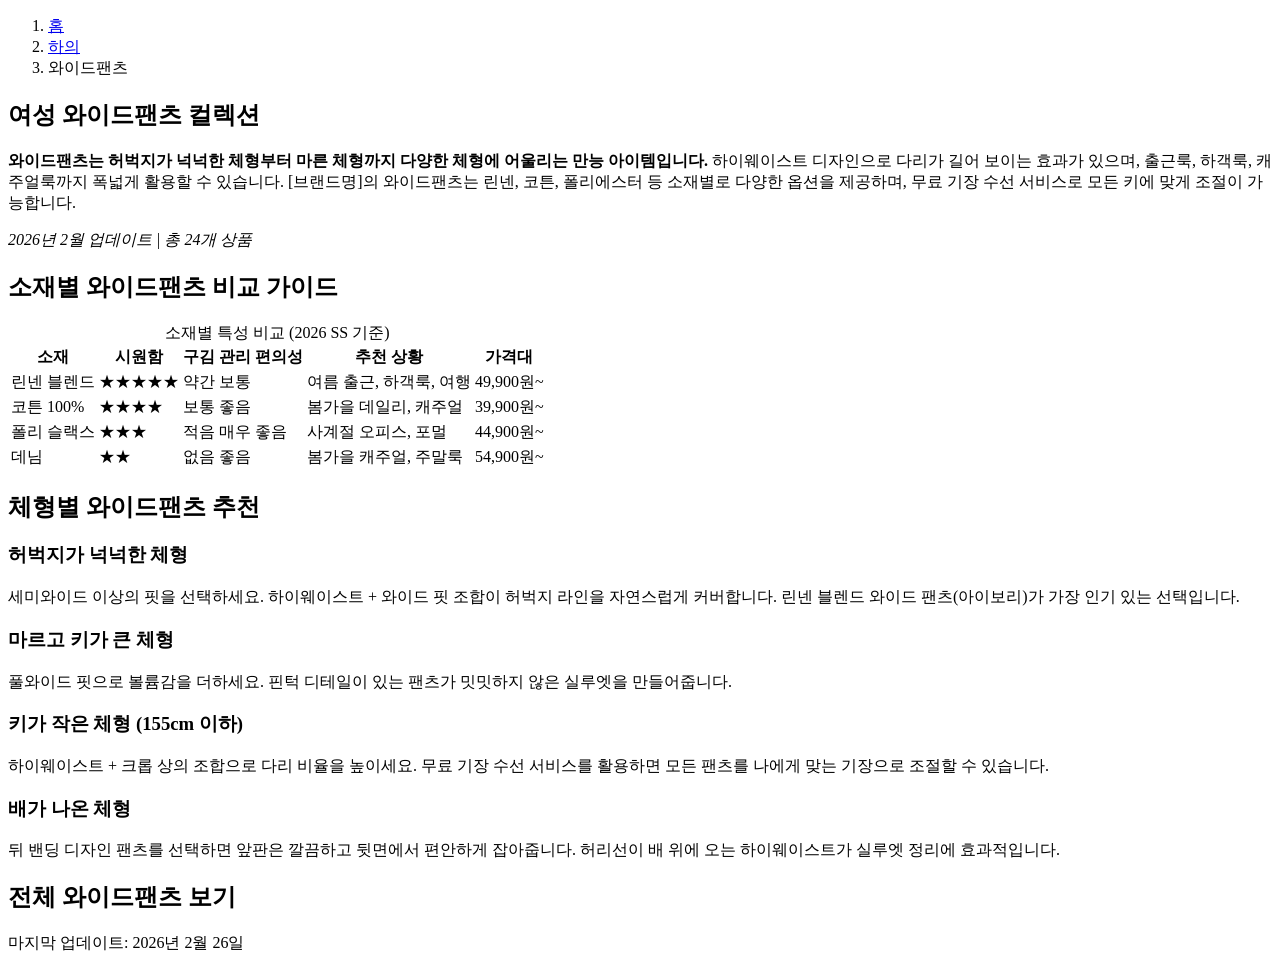
<file: templates/category-page-template.html>
<!DOCTYPE html>
<html lang="ko">
<head>
  <meta charset="UTF-8">
  <meta name="viewport" content="width=device-width, initial-scale=1.0">

  <!-- ============================================================ -->
  <!-- GEO 최적화: 카테고리 페이지 -->
  <!-- 카테고리 페이지도 AI 인용의 중요한 소스입니다 -->
  <!-- "여름 와이드팬츠 추천" 같은 쿼리에 카테고리 자체가 인용됩니다 -->
  <!-- ============================================================ -->
  <title>여성 와이드팬츠 - 2026 SS 신상 | 체형별 추천 | [브랜드명]</title>
  <meta name="description" content="다양한 체형에 어울리는 여성 와이드팬츠 컬렉션. 린넨, 코튼, 슬랙스 소재별 비교. 출근룩부터 하객룩까지 상황별 추천. 무료 기장 수선 서비스.">
  <meta name="article:modified_time" content="2026-02-26T09:00:00+09:00">

  <!-- CollectionPage + ItemList Schema -->
  <script type="application/ld+json">
  {
    "@context": "https://schema.org",
    "@type": "CollectionPage",
    "name": "여성 와이드팬츠",
    "description": "다양한 체형에 어울리는 여성 와이드팬츠 컬렉션. 출근룩부터 하객룩까지.",
    "url": "https://yourdomain.com/categories/bottoms/wide-pants",
    "mainEntity": {
      "@type": "ItemList",
      "itemListElement": [
        {
          "@type": "ListItem",
          "position": 1,
          "url": "https://yourdomain.com/products/linen-wide-pants-ivory",
          "name": "린넨 블렌드 와이드 팬츠 - 아이보리"
        },
        {
          "@type": "ListItem",
          "position": 2,
          "url": "https://yourdomain.com/products/cotton-wide-pants-black",
          "name": "코튼 와이드 슬랙스 - 블랙"
        },
        {
          "@type": "ListItem",
          "position": 3,
          "url": "https://yourdomain.com/products/pintuck-wide-pants-charcoal",
          "name": "핀턱 와이드 팬츠 - 차콜"
        }
      ]
    }
  }
  </script>

  <!-- Breadcrumb -->
  <script type="application/ld+json">
  {
    "@context": "https://schema.org",
    "@type": "BreadcrumbList",
    "itemListElement": [
      { "@type": "ListItem", "position": 1, "name": "홈", "item": "https://yourdomain.com" },
      { "@type": "ListItem", "position": 2, "name": "하의", "item": "https://yourdomain.com/categories/bottoms" },
      { "@type": "ListItem", "position": 3, "name": "와이드팬츠" }
    ]
  }
  </script>
</head>

<body>

  <nav aria-label="breadcrumb">
    <ol>
      <li><a href="/">홈</a></li>
      <li><a href="/categories/bottoms">하의</a></li>
      <li aria-current="page">와이드팬츠</li>
    </ol>
  </nav>

  <main>
    <!-- ============================================================ -->
    <!-- GEO 핵심: 카테고리 도입부 -->
    <!-- AI가 "와이드팬츠 추천" 쿼리에 이 단락을 인용합니다 -->
    <!-- 반드시 직접적인 답변으로 시작하세요 -->
    <!-- ============================================================ -->
    <section>
      <h1>여성 와이드팬츠 컬렉션</h1>
      <p>
        <strong>와이드팬츠는 허벅지가 넉넉한 체형부터 마른 체형까지 다양한 체형에 어울리는 만능 아이템입니다.</strong>
        하이웨이스트 디자인으로 다리가 길어 보이는 효과가 있으며, 출근룩, 하객룩, 캐주얼룩까지
        폭넓게 활용할 수 있습니다. [브랜드명]의 와이드팬츠는 린넨, 코튼, 폴리에스터 등 소재별로
        다양한 옵션을 제공하며, 무료 기장 수선 서비스로 모든 키에 맞게 조절이 가능합니다.
      </p>
      <p><em>2026년 2월 업데이트 | 총 24개 상품</em></p>
    </section>

    <!-- ============================================================ -->
    <!-- GEO 핵심: 소재별/상황별 비교 콘텐츠 -->
    <!-- "린넨 vs 코튼 팬츠" 같은 비교 쿼리에 인용됩니다 -->
    <!-- ============================================================ -->
    <section>
      <h2>소재별 와이드팬츠 비교 가이드</h2>
      <table>
        <caption>소재별 특성 비교 (2026 SS 기준)</caption>
        <thead>
          <tr>
            <th>소재</th>
            <th>시원함</th>
            <th>구김</th>
            <th>관리 편의성</th>
            <th>추천 상황</th>
            <th>가격대</th>
          </tr>
        </thead>
        <tbody>
          <tr>
            <td>린넨 블렌드</td>
            <td>★★★★★</td>
            <td>약간</td>
            <td>보통</td>
            <td>여름 출근, 하객룩, 여행</td>
            <td>49,900원~</td>
          </tr>
          <tr>
            <td>코튼 100%</td>
            <td>★★★★</td>
            <td>보통</td>
            <td>좋음</td>
            <td>봄가을 데일리, 캐주얼</td>
            <td>39,900원~</td>
          </tr>
          <tr>
            <td>폴리 슬랙스</td>
            <td>★★★</td>
            <td>적음</td>
            <td>매우 좋음</td>
            <td>사계절 오피스, 포멀</td>
            <td>44,900원~</td>
          </tr>
          <tr>
            <td>데님</td>
            <td>★★</td>
            <td>없음</td>
            <td>좋음</td>
            <td>봄가을 캐주얼, 주말룩</td>
            <td>54,900원~</td>
          </tr>
        </tbody>
      </table>
    </section>

    <!-- 체형별 추천 -->
    <section>
      <h2>체형별 와이드팬츠 추천</h2>

      <h3>허벅지가 넉넉한 체형</h3>
      <p>세미와이드 이상의 핏을 선택하세요. 하이웨이스트 + 와이드 핏 조합이 허벅지 라인을 자연스럽게 커버합니다. 린넨 블렌드 와이드 팬츠(아이보리)가 가장 인기 있는 선택입니다.</p>

      <h3>마르고 키가 큰 체형</h3>
      <p>풀와이드 핏으로 볼륨감을 더하세요. 핀턱 디테일이 있는 팬츠가 밋밋하지 않은 실루엣을 만들어줍니다.</p>

      <h3>키가 작은 체형 (155cm 이하)</h3>
      <p>하이웨이스트 + 크롭 상의 조합으로 다리 비율을 높이세요. 무료 기장 수선 서비스를 활용하면 모든 팬츠를 나에게 맞는 기장으로 조절할 수 있습니다.</p>

      <h3>배가 나온 체형</h3>
      <p>뒤 밴딩 디자인 팬츠를 선택하면 앞판은 깔끔하고 뒷면에서 편안하게 잡아줍니다. 허리선이 배 위에 오는 하이웨이스트가 실루엣 정리에 효과적입니다.</p>
    </section>

    <!-- 상품 리스트 (각 상품 카드) -->
    <section>
      <h2>전체 와이드팬츠 보기</h2>
      <!-- 상품 카드 리스트는 실제 쇼핑몰 시스템에서 동적 렌더링 -->
      <!-- 각 상품 카드에는 상품명, 가격, 평점, 리뷰수, 대표 이미지 포함 -->
    </section>

    <footer>
      <p>마지막 업데이트: <time datetime="2026-02-26">2026년 2월 26일</time></p>
    </footer>
  </main>

</body>
</html>
</file>
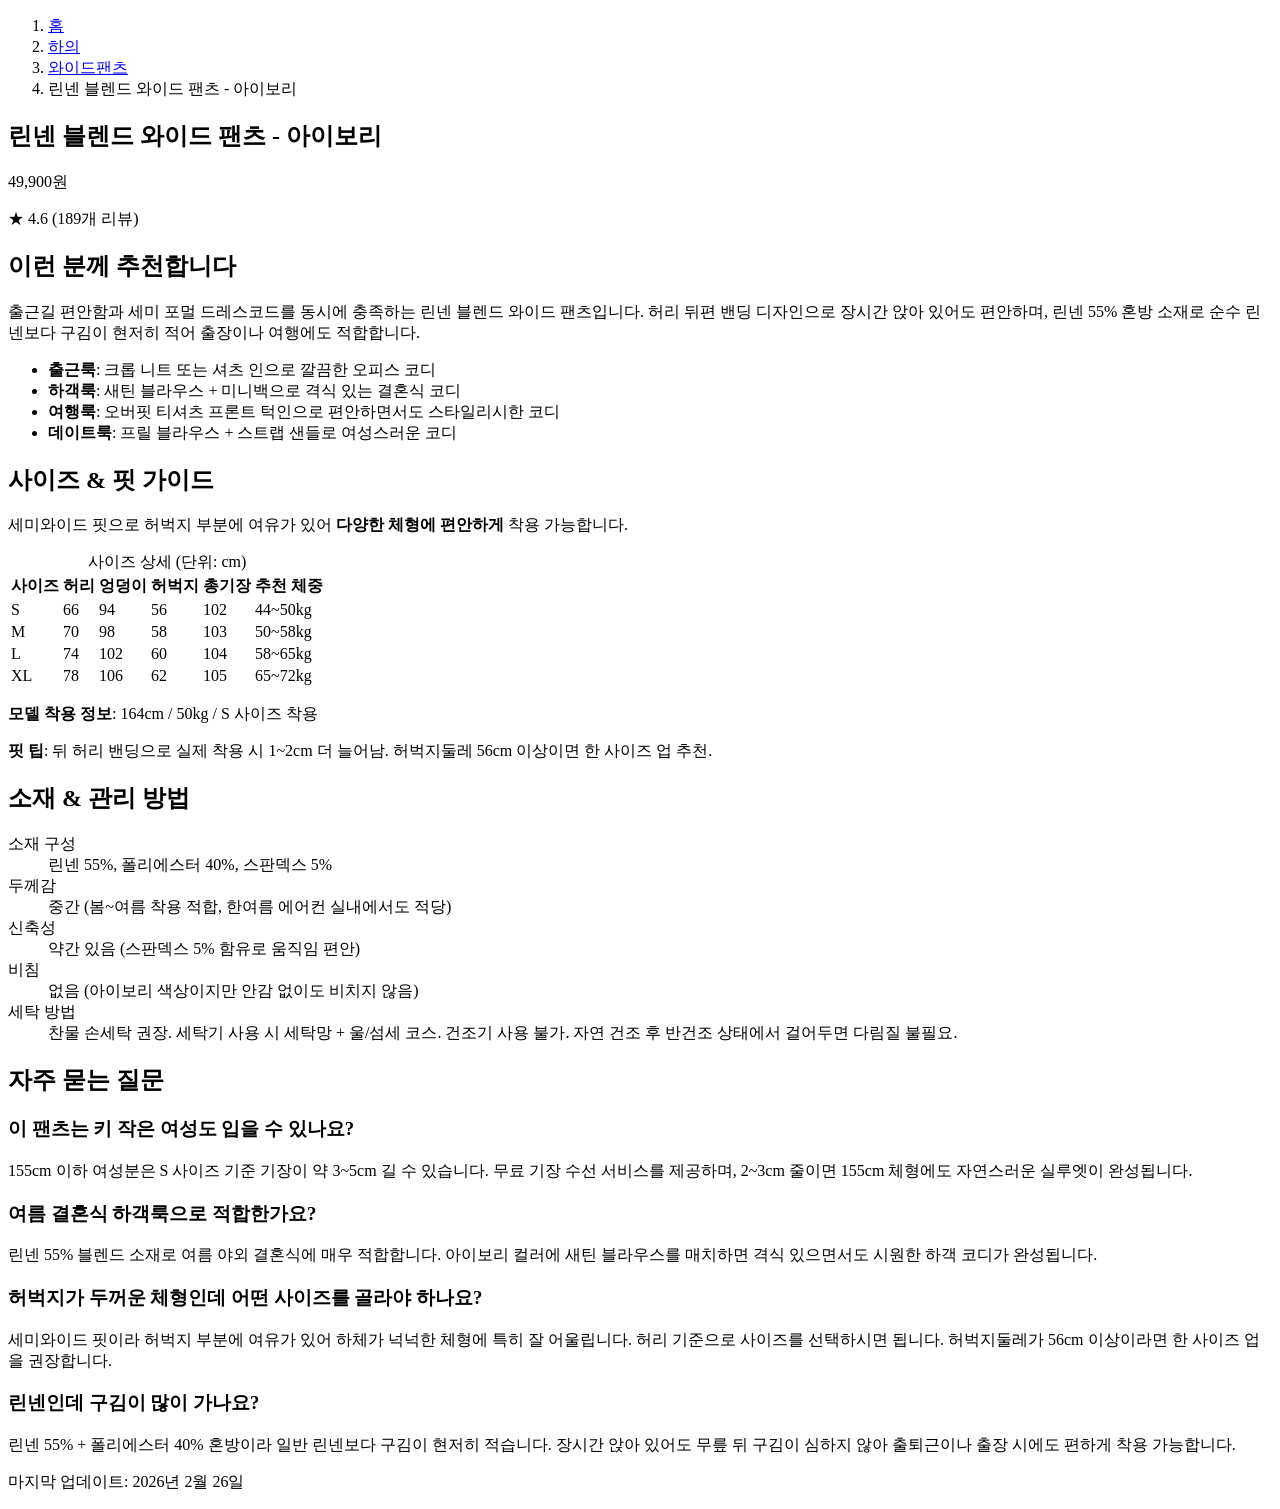
<file: templates/product-page-template.html>
<!DOCTYPE html>
<html lang="ko">
<head>
  <meta charset="UTF-8">
  <meta name="viewport" content="width=device-width, initial-scale=1.0">

  <!-- ============================================================ -->
  <!-- GEO 최적화 메타 태그 -->
  <!-- ============================================================ -->
  <title>린넨 블렌드 와이드 팬츠 아이보리 - 여름 출근룩 하객룩 | [브랜드명]</title>
  <meta name="description" content="출근길 편안함과 세미 포멀 드레스코드를 동시에 충족하는 린넨 블렌드 와이드 팬츠. 허리 밴딩으로 장시간 편안하고 구김 적은 소재. 결혼식 하객룩, 여행에도 적합. 155~170cm 여성 추천.">

  <!-- Open Graph (SNS 공유 + AI 참조용) -->
  <meta property="og:title" content="린넨 블렌드 와이드 팬츠 아이보리 | [브랜드명]">
  <meta property="og:description" content="출근룩부터 하객룩까지, 린넨 블렌드 와이드 팬츠. 구김 적고 편안한 하이웨이스트 디자인.">
  <meta property="og:image" content="https://yourdomain.com/images/products/wp-2026-ss-001-main.jpg">
  <meta property="og:url" content="https://yourdomain.com/products/linen-wide-pants-ivory">
  <meta property="og:type" content="product">
  <meta property="product:price:amount" content="49900">
  <meta property="product:price:currency" content="KRW">

  <!-- 최신성 표시 (AI 엔진 신뢰도 향상) -->
  <meta name="article:modified_time" content="2026-02-26T09:00:00+09:00">
  <meta name="last-modified" content="2026-02-26">

  <!-- ============================================================ -->
  <!-- JSON-LD 구조화 데이터: Product -->
  <!-- 이 스크립트를 <head> 또는 <body> 하단에 삽입 -->
  <!-- ============================================================ -->
  <script type="application/ld+json">
  {
    "@context": "https://schema.org/",
    "@type": "Product",
    "name": "린넨 블렌드 와이드 팬츠 - 아이보리",
    "description": "출근길 편안함과 세미 포멀 드레스코드를 동시에 충족하는 린넨 블렌드 와이드 팬츠입니다. 허리 뒤편 밴딩 디자인으로 장시간 앉아 있어도 편안하며, 린넨 55% 혼방 소재로 여름 야외 결혼식 하객룩이나 출장에도 적합합니다.",
    "brand": {
      "@type": "Brand",
      "name": "[브랜드명]"
    },
    "sku": "WP-2026-SS-001",
    "gtin13": "8801234567890",
    "material": "린넨 55%, 폴리에스터 40%, 스판덱스 5%",
    "color": "아이보리",
    "image": [
      "https://yourdomain.com/images/products/wp-2026-ss-001-main.jpg",
      "https://yourdomain.com/images/products/wp-2026-ss-001-detail-1.jpg",
      "https://yourdomain.com/images/products/wp-2026-ss-001-model-front.jpg"
    ],
    "url": "https://yourdomain.com/products/linen-wide-pants-ivory",
    "audience": {
      "@type": "PeopleAudience",
      "suggestedGender": "female",
      "suggestedMinAge": 25,
      "suggestedMaxAge": 40
    },
    "additionalProperty": [
      { "@type": "PropertyValue", "name": "핏", "value": "세미와이드" },
      { "@type": "PropertyValue", "name": "추천 상황", "value": "출근룩, 하객룩, 여행, 브런치" },
      { "@type": "PropertyValue", "name": "추천 체형", "value": "허벅지가 넉넉한 체형, 하체 볼륨감이 있는 체형" }
    ],
    "offers": {
      "@type": "Offer",
      "price": "49900",
      "priceCurrency": "KRW",
      "availability": "https://schema.org/InStock",
      "priceValidUntil": "2026-06-30",
      "itemCondition": "https://schema.org/NewCondition"
    },
    "aggregateRating": {
      "@type": "AggregateRating",
      "ratingValue": "4.6",
      "reviewCount": "189"
    }
  }
  </script>

  <!-- ============================================================ -->
  <!-- JSON-LD 구조화 데이터: Breadcrumb -->
  <!-- ============================================================ -->
  <script type="application/ld+json">
  {
    "@context": "https://schema.org",
    "@type": "BreadcrumbList",
    "itemListElement": [
      { "@type": "ListItem", "position": 1, "name": "홈", "item": "https://yourdomain.com" },
      { "@type": "ListItem", "position": 2, "name": "하의", "item": "https://yourdomain.com/categories/bottoms" },
      { "@type": "ListItem", "position": 3, "name": "와이드팬츠", "item": "https://yourdomain.com/categories/bottoms/wide-pants" },
      { "@type": "ListItem", "position": 4, "name": "린넨 블렌드 와이드 팬츠 - 아이보리" }
    ]
  }
  </script>
</head>

<body>

  <!-- ============================================================ -->
  <!-- GEO 최적화 상품 페이지 구조 -->
  <!-- 핵심: 각 섹션이 독립적으로 의미를 가지도록 작성 -->
  <!-- AI는 페이지를 passage(패시지) 단위로 분석합니다 -->
  <!-- ============================================================ -->

  <!-- 빵부스러기(Breadcrumb) 네비게이션 -->
  <nav aria-label="breadcrumb">
    <ol>
      <li><a href="/">홈</a></li>
      <li><a href="/categories/bottoms">하의</a></li>
      <li><a href="/categories/bottoms/wide-pants">와이드팬츠</a></li>
      <li aria-current="page">린넨 블렌드 와이드 팬츠 - 아이보리</li>
    </ol>
  </nav>

  <main>
    <!-- 상품 기본 정보 -->
    <article>
      <h1>린넨 블렌드 와이드 팬츠 - 아이보리</h1>
      <p class="price">49,900원</p>
      <p class="rating">★ 4.6 (189개 리뷰)</p>

      <!-- ============================================================ -->
      <!-- GEO 핵심: 대화형 상품 설명 -->
      <!-- AI가 이 텍스트를 "추천" 답변의 근거로 사용합니다 -->
      <!-- ============================================================ -->
      <section>
        <h2>이런 분께 추천합니다</h2>
        <p>
          출근길 편안함과 세미 포멀 드레스코드를 동시에 충족하는 린넨 블렌드 와이드 팬츠입니다.
          허리 뒤편 밴딩 디자인으로 장시간 앉아 있어도 편안하며,
          린넨 55% 혼방 소재로 순수 린넨보다 구김이 현저히 적어 출장이나 여행에도 적합합니다.
        </p>
        <ul>
          <li><strong>출근룩</strong>: 크롭 니트 또는 셔츠 인으로 깔끔한 오피스 코디</li>
          <li><strong>하객룩</strong>: 새틴 블라우스 + 미니백으로 격식 있는 결혼식 코디</li>
          <li><strong>여행룩</strong>: 오버핏 티셔츠 프론트 턱인으로 편안하면서도 스타일리시한 코디</li>
          <li><strong>데이트룩</strong>: 프릴 블라우스 + 스트랩 샌들로 여성스러운 코디</li>
        </ul>
      </section>

      <!-- 사이즈 & 핏 가이드 (AI가 체형 관련 질문에 답할 때 참조) -->
      <section>
        <h2>사이즈 & 핏 가이드</h2>
        <p>세미와이드 핏으로 허벅지 부분에 여유가 있어 <strong>다양한 체형에 편안하게</strong> 착용 가능합니다.</p>
        <table>
          <caption>사이즈 상세 (단위: cm)</caption>
          <thead>
            <tr>
              <th>사이즈</th>
              <th>허리</th>
              <th>엉덩이</th>
              <th>허벅지</th>
              <th>총기장</th>
              <th>추천 체중</th>
            </tr>
          </thead>
          <tbody>
            <tr><td>S</td><td>66</td><td>94</td><td>56</td><td>102</td><td>44~50kg</td></tr>
            <tr><td>M</td><td>70</td><td>98</td><td>58</td><td>103</td><td>50~58kg</td></tr>
            <tr><td>L</td><td>74</td><td>102</td><td>60</td><td>104</td><td>58~65kg</td></tr>
            <tr><td>XL</td><td>78</td><td>106</td><td>62</td><td>105</td><td>65~72kg</td></tr>
          </tbody>
        </table>
        <p><strong>모델 착용 정보</strong>: 164cm / 50kg / S 사이즈 착용</p>
        <p><strong>핏 팁</strong>: 뒤 허리 밴딩으로 실제 착용 시 1~2cm 더 늘어남. 허벅지둘레 56cm 이상이면 한 사이즈 업 추천.</p>
      </section>

      <!-- 소재 상세 정보 -->
      <section>
        <h2>소재 & 관리 방법</h2>
        <dl>
          <dt>소재 구성</dt>
          <dd>린넨 55%, 폴리에스터 40%, 스판덱스 5%</dd>

          <dt>두께감</dt>
          <dd>중간 (봄~여름 착용 적합, 한여름 에어컨 실내에서도 적당)</dd>

          <dt>신축성</dt>
          <dd>약간 있음 (스판덱스 5% 함유로 움직임 편안)</dd>

          <dt>비침</dt>
          <dd>없음 (아이보리 색상이지만 안감 없이도 비치지 않음)</dd>

          <dt>세탁 방법</dt>
          <dd>찬물 손세탁 권장. 세탁기 사용 시 세탁망 + 울/섬세 코스. 건조기 사용 불가. 자연 건조 후 반건조 상태에서 걸어두면 다림질 불필요.</dd>
        </dl>
      </section>

      <!-- ============================================================ -->
      <!-- GEO 핵심: FAQ 섹션 (FAQPage Schema 적용) -->
      <!-- AI 엔진이 Q&A 형식을 강하게 선호합니다 -->
      <!-- ============================================================ -->
      <section>
        <h2>자주 묻는 질문</h2>
        <script type="application/ld+json">
        {
          "@context": "https://schema.org",
          "@type": "FAQPage",
          "mainEntity": [
            {
              "@type": "Question",
              "name": "이 팬츠는 키 작은 여성도 입을 수 있나요?",
              "acceptedAnswer": {
                "@type": "Answer",
                "text": "155cm 이하 여성분은 S 사이즈 기준 기장이 약 3~5cm 길 수 있습니다. 무료 기장 수선 서비스를 제공하며, 2~3cm 줄이면 155cm 체형에도 자연스러운 실루엣이 완성됩니다."
              }
            },
            {
              "@type": "Question",
              "name": "여름 결혼식 하객룩으로 적합한가요?",
              "acceptedAnswer": {
                "@type": "Answer",
                "text": "린넨 55% 블렌드 소재로 여름 야외 결혼식에 매우 적합합니다. 아이보리 컬러에 새틴 블라우스를 매치하면 격식 있으면서도 시원한 하객 코디가 완성됩니다."
              }
            },
            {
              "@type": "Question",
              "name": "허벅지가 두꺼운 체형인데 어떤 사이즈를 골라야 하나요?",
              "acceptedAnswer": {
                "@type": "Answer",
                "text": "세미와이드 핏이라 허벅지 부분에 여유가 있어 하체가 넉넉한 체형에 특히 잘 어울립니다. 허리 기준으로 사이즈를 선택하시면 됩니다. 허벅지둘레가 56cm 이상이라면 한 사이즈 업을 권장합니다."
              }
            },
            {
              "@type": "Question",
              "name": "린넨인데 구김이 많이 가나요?",
              "acceptedAnswer": {
                "@type": "Answer",
                "text": "린넨 55% + 폴리에스터 40% 혼방이라 일반 린넨보다 구김이 현저히 적습니다. 장시간 앉아 있어도 무릎 뒤 구김이 심하지 않아 출퇴근이나 출장 시에도 편하게 착용 가능합니다."
              }
            }
          ]
        }
        </script>

        <div>
          <h3>이 팬츠는 키 작은 여성도 입을 수 있나요?</h3>
          <p>155cm 이하 여성분은 S 사이즈 기준 기장이 약 3~5cm 길 수 있습니다. 무료 기장 수선 서비스를 제공하며, 2~3cm 줄이면 155cm 체형에도 자연스러운 실루엣이 완성됩니다.</p>
        </div>
        <div>
          <h3>여름 결혼식 하객룩으로 적합한가요?</h3>
          <p>린넨 55% 블렌드 소재로 여름 야외 결혼식에 매우 적합합니다. 아이보리 컬러에 새틴 블라우스를 매치하면 격식 있으면서도 시원한 하객 코디가 완성됩니다.</p>
        </div>
        <div>
          <h3>허벅지가 두꺼운 체형인데 어떤 사이즈를 골라야 하나요?</h3>
          <p>세미와이드 핏이라 허벅지 부분에 여유가 있어 하체가 넉넉한 체형에 특히 잘 어울립니다. 허리 기준으로 사이즈를 선택하시면 됩니다. 허벅지둘레가 56cm 이상이라면 한 사이즈 업을 권장합니다.</p>
        </div>
        <div>
          <h3>린넨인데 구김이 많이 가나요?</h3>
          <p>린넨 55% + 폴리에스터 40% 혼방이라 일반 린넨보다 구김이 현저히 적습니다. 장시간 앉아 있어도 무릎 뒤 구김이 심하지 않아 출퇴근이나 출장 시에도 편하게 착용 가능합니다.</p>
        </div>
      </section>

      <!-- 최신 업데이트 날짜 (AI 신뢰도 향상) -->
      <footer>
        <p>마지막 업데이트: <time datetime="2026-02-26">2026년 2월 26일</time></p>
      </footer>
    </article>
  </main>

</body>
</html>
</file>
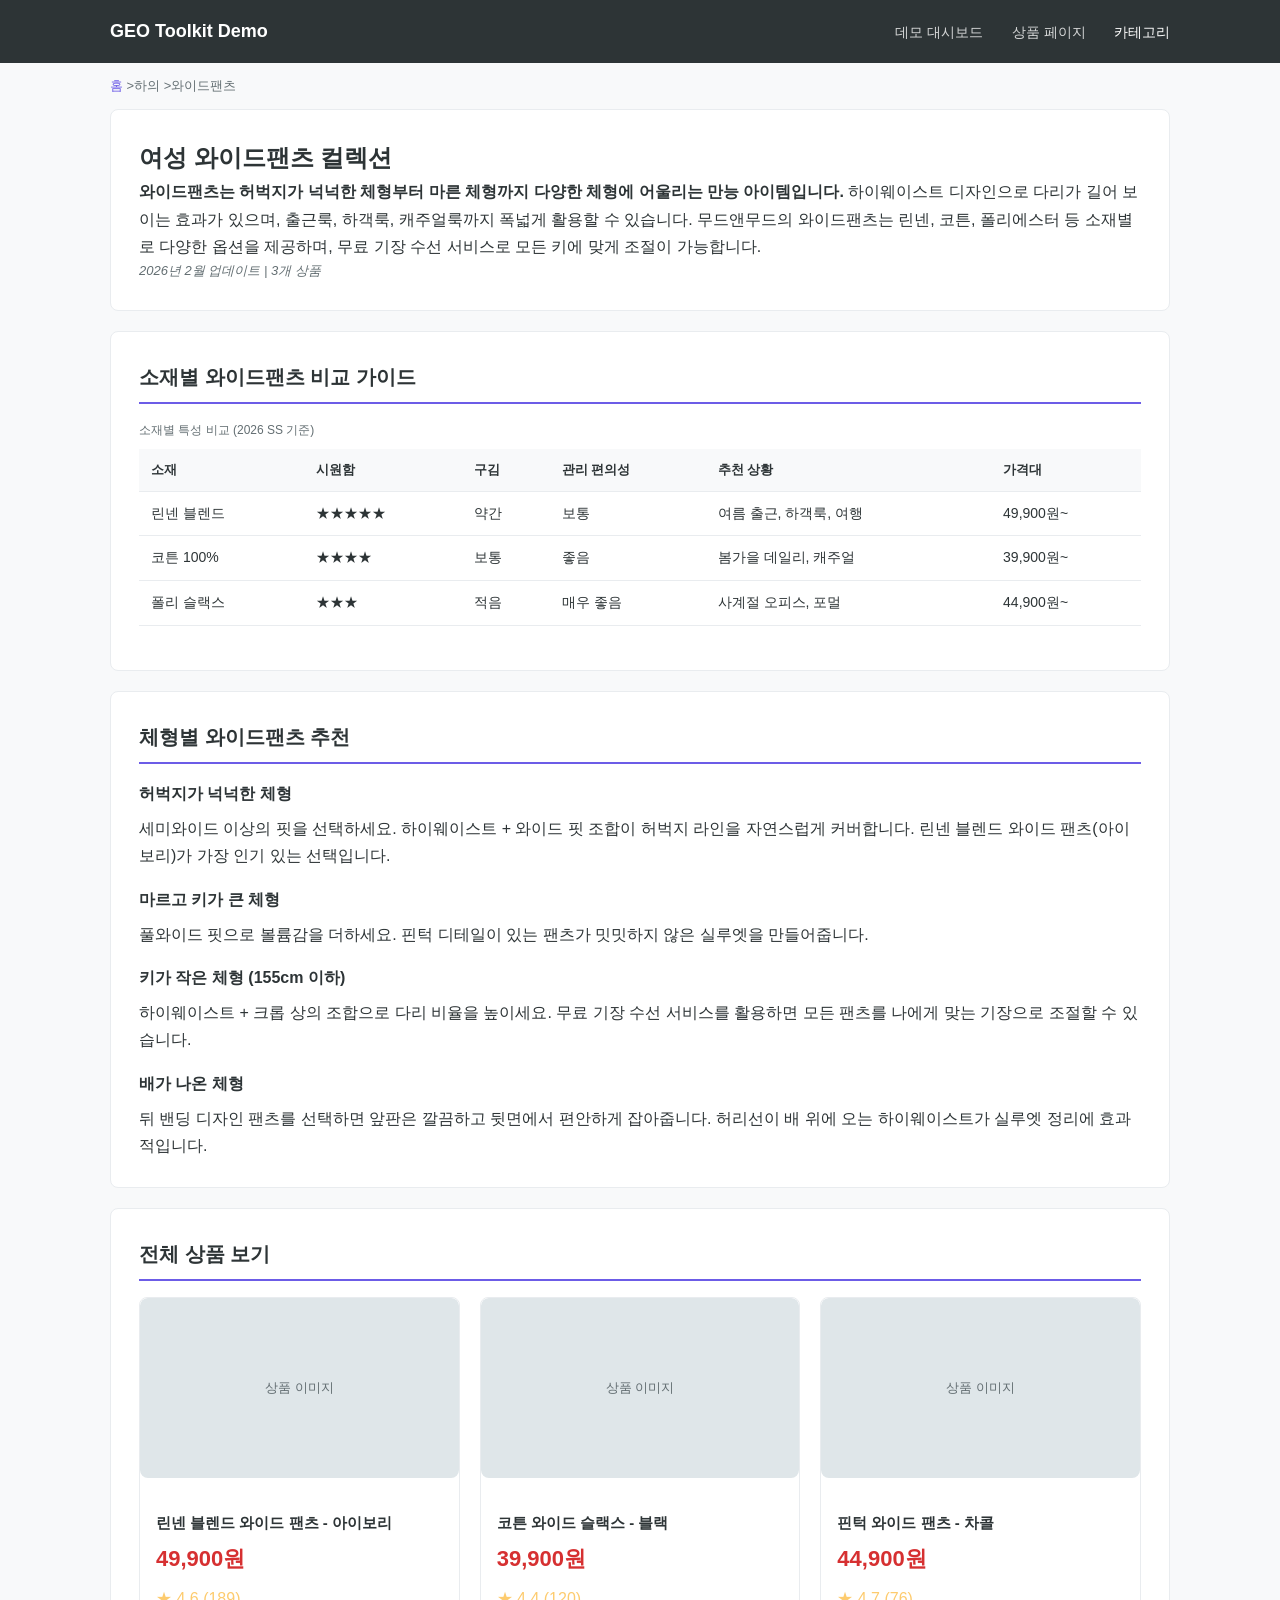
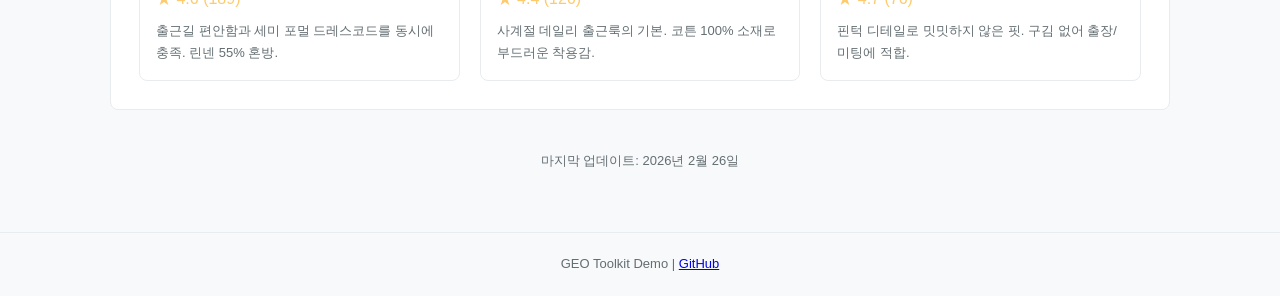
<file: categories/bottoms/wide-pants.html>
<!DOCTYPE html>
<html lang="ko">
<head>
    <meta charset="UTF-8">
    <meta name="viewport" content="width=device-width, initial-scale=1.0">
    <title>여성 와이드팬츠 - 2026 SS 신상 | 체형별 추천 | 무드앤무드</title>
    <meta name="description" content="다양한 체형에 어울리는 여성 와이드팬츠 컬렉션. 린넨, 코튼, 슬랙스 소재별 비교. 출근룩부터 하객룩까지 상황별 추천. 무료 기장 수선 서비스.">
    <meta name="last-modified" content="2026-02-26">
    <link rel="stylesheet" href="../../css/style.css">

    <!-- Breadcrumb Schema -->
    <script type="application/ld+json">
    {"@context":"https://schema.org","@type":"BreadcrumbList","itemListElement":[{"@type":"ListItem","position":1,"name":"홈","item":"https://kyangkyongkyungkyang.github.io/geo-toolkit/"},{"@type":"ListItem","position":2,"name":"하의","item":"https://kyangkyongkyungkyang.github.io/geo-toolkit/categories/bottoms/"},{"@type":"ListItem","position":3,"name":"와이드팬츠"}]}
    </script>

    <!-- CollectionPage + ItemList Schema -->
    <script type="application/ld+json">
    {
        "@context": "https://schema.org",
        "@type": "CollectionPage",
        "name": "여성 와이드팬츠",
        "description": "다양한 체형에 어울리는 여성 와이드팬츠 컬렉션. 출근룩부터 하객룩까지.",
        "url": "https://kyangkyongkyungkyang.github.io/geo-toolkit/categories/bottoms/wide-pants.html",
        "mainEntity": {
            "@type": "ItemList",
            "itemListElement": [
                {"@type": "ListItem", "position": 1, "url": "https://kyangkyongkyungkyang.github.io/geo-toolkit/products/linen-wide-pants-ivory.html", "name": "린넨 블렌드 와이드 팬츠 - 아이보리"},
                {"@type": "ListItem", "position": 2, "name": "코튼 와이드 슬랙스 - 블랙"},
                {"@type": "ListItem", "position": 3, "name": "핀턱 와이드 팬츠 - 차콜"}
            ]
        }
    }
    </script>
</head>
<body>

<header class="site-header">
    <div class="container">
        <a href="../../index.html" class="logo">GEO Toolkit Demo</a>
        <nav>
            <a href="../../index.html">데모 대시보드</a>
            <a href="../../products/linen-wide-pants-ivory.html">상품 페이지</a>
            <a href="wide-pants.html" class="active">카테고리</a>
        </nav>
    </div>
</header>

<div class="container">

    <nav aria-label="breadcrumb" class="breadcrumb">
        <ol>
            <li><a href="../../index.html">홈</a> &gt; </li>
            <li>하의 &gt; </li>
            <li><span aria-current="page">와이드팬츠</span></li>
        </ol>
    </nav>

<main>

    <!-- GEO 핵심: 카테고리 도입부 -->
    <section class="geo-section">
        <h1>여성 와이드팬츠 컬렉션</h1>
        <p><strong>와이드팬츠는 허벅지가 넉넉한 체형부터 마른 체형까지 다양한 체형에 어울리는 만능 아이템입니다.</strong> 하이웨이스트 디자인으로 다리가 길어 보이는 효과가 있으며, 출근룩, 하객룩, 캐주얼룩까지 폭넓게 활용할 수 있습니다. 무드앤무드의 와이드팬츠는 린넨, 코튼, 폴리에스터 등 소재별로 다양한 옵션을 제공하며, 무료 기장 수선 서비스로 모든 키에 맞게 조절이 가능합니다.</p>
        <p class="update-info">2026년 2월 업데이트 | 3개 상품</p>
    </section>

    <!-- 소재별 비교 -->
    <section class="geo-section">
        <h2>소재별 와이드팬츠 비교 가이드</h2>
        <table class="compare-table">
            <caption>소재별 특성 비교 (2026 SS 기준)</caption>
            <thead><tr><th>소재</th><th>시원함</th><th>구김</th><th>관리 편의성</th><th>추천 상황</th><th>가격대</th></tr></thead>
            <tbody>
                <tr><td>린넨 블렌드</td><td>&#9733;&#9733;&#9733;&#9733;&#9733;</td><td>약간</td><td>보통</td><td>여름 출근, 하객룩, 여행</td><td>49,900원~</td></tr>
                <tr><td>코튼 100%</td><td>&#9733;&#9733;&#9733;&#9733;</td><td>보통</td><td>좋음</td><td>봄가을 데일리, 캐주얼</td><td>39,900원~</td></tr>
                <tr><td>폴리 슬랙스</td><td>&#9733;&#9733;&#9733;</td><td>적음</td><td>매우 좋음</td><td>사계절 오피스, 포멀</td><td>44,900원~</td></tr>
            </tbody>
        </table>
    </section>

    <!-- 체형별 추천 -->
    <section class="geo-section">
        <h2>체형별 와이드팬츠 추천</h2>
        <h3>허벅지가 넉넉한 체형</h3>
        <p>세미와이드 이상의 핏을 선택하세요. 하이웨이스트 + 와이드 핏 조합이 허벅지 라인을 자연스럽게 커버합니다. 린넨 블렌드 와이드 팬츠(아이보리)가 가장 인기 있는 선택입니다.</p>
        <h3>마르고 키가 큰 체형</h3>
        <p>풀와이드 핏으로 볼륨감을 더하세요. 핀턱 디테일이 있는 팬츠가 밋밋하지 않은 실루엣을 만들어줍니다.</p>
        <h3>키가 작은 체형 (155cm 이하)</h3>
        <p>하이웨이스트 + 크롭 상의 조합으로 다리 비율을 높이세요. 무료 기장 수선 서비스를 활용하면 모든 팬츠를 나에게 맞는 기장으로 조절할 수 있습니다.</p>
        <h3>배가 나온 체형</h3>
        <p>뒤 밴딩 디자인 팬츠를 선택하면 앞판은 깔끔하고 뒷면에서 편안하게 잡아줍니다. 허리선이 배 위에 오는 하이웨이스트가 실루엣 정리에 효과적입니다.</p>
    </section>

    <!-- 상품 리스트 -->
    <section class="geo-section">
        <h2>전체 상품 보기</h2>
        <div class="product-grid">
            <div class="product-card">
                <div class="card-image"><div class="image-placeholder small">상품 이미지</div></div>
                <div class="card-info">
                    <h3><a href="../../products/linen-wide-pants-ivory.html">린넨 블렌드 와이드 팬츠 - 아이보리</a></h3>
                    <p class="price">49,900원</p>
                    <p class="rating">&#9733; 4.6 (189)</p>
                    <p class="card-desc">출근길 편안함과 세미 포멀 드레스코드를 동시에 충족. 린넨 55% 혼방.</p>
                </div>
            </div>
            <div class="product-card">
                <div class="card-image"><div class="image-placeholder small">상품 이미지</div></div>
                <div class="card-info">
                    <h3>코튼 와이드 슬랙스 - 블랙</h3>
                    <p class="price">39,900원</p>
                    <p class="rating">&#9733; 4.4 (120)</p>
                    <p class="card-desc">사계절 데일리 출근룩의 기본. 코튼 100% 소재로 부드러운 착용감.</p>
                </div>
            </div>
            <div class="product-card">
                <div class="card-image"><div class="image-placeholder small">상품 이미지</div></div>
                <div class="card-info">
                    <h3>핀턱 와이드 팬츠 - 차콜</h3>
                    <p class="price">44,900원</p>
                    <p class="rating">&#9733; 4.7 (76)</p>
                    <p class="card-desc">핀턱 디테일로 밋밋하지 않은 핏. 구김 없어 출장/미팅에 적합.</p>
                </div>
            </div>
        </div>
    </section>

    <footer class="site-footer" style="border-top:none;margin-top:20px">
        <p>마지막 업데이트: <time datetime="2026-02-26">2026년 2월 26일</time></p>
    </footer>

</main>
</div>

<footer class="site-footer">
    <div class="container">
        <p>GEO Toolkit Demo | <a href="https://github.com/kyangkyongkyungkyang/geo-toolkit">GitHub</a></p>
    </div>
</footer>

</body>
</html>
</file>
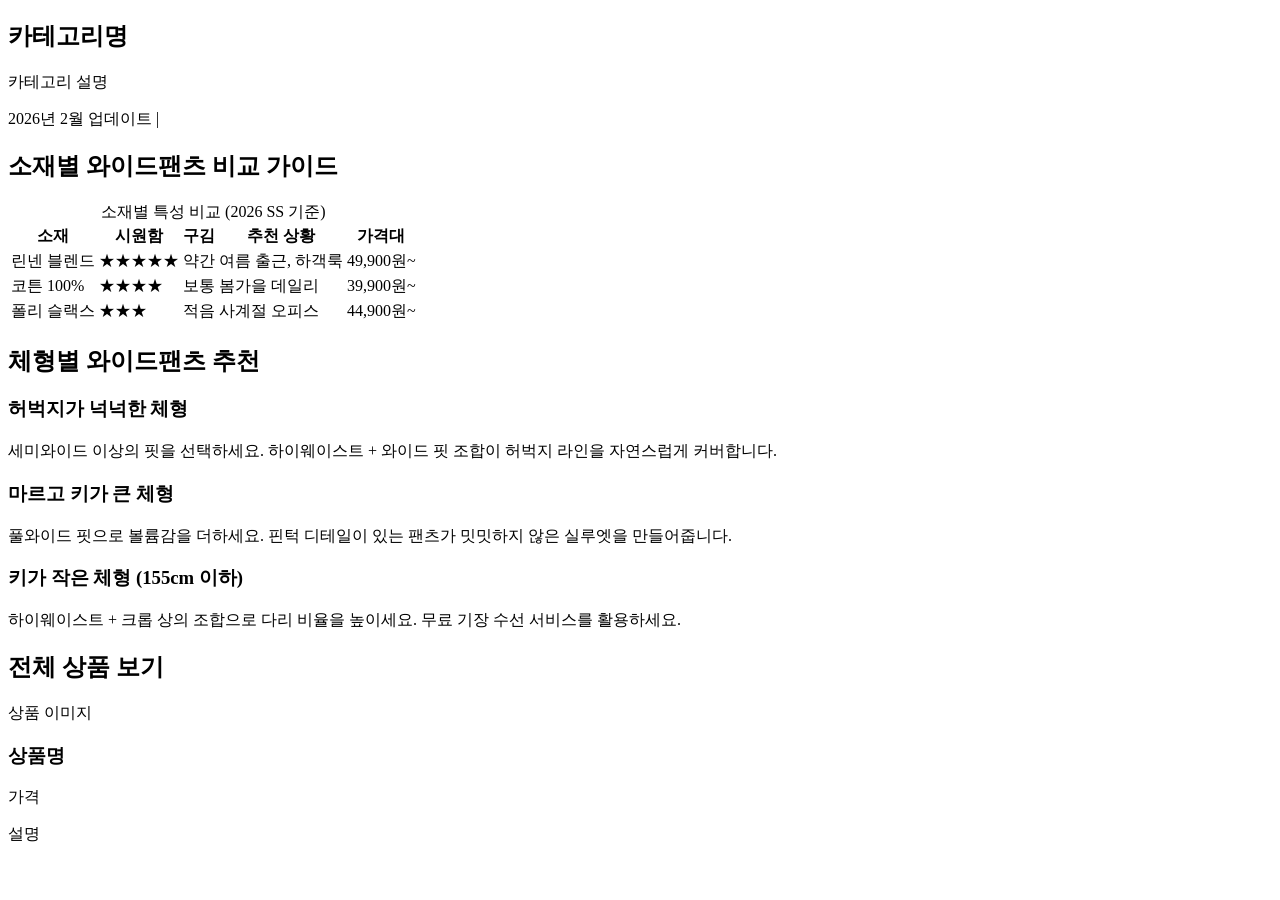
<file: src/main/resources/templates/category/list.html>
<!DOCTYPE html>
<html xmlns:th="http://www.thymeleaf.org"
      xmlns:layout="http://www.ultraq.net.nz/thymeleaf/layout"
      layout:decorate="~{layout/default}"
      lang="ko">
<head>
    <th:block layout:fragment="head">
    </th:block>
</head>
<body>
<main layout:fragment="content">

    <!--/* GEO 핵심: 카테고리 도입부 - AI가 직접 인용하는 단락 */-->
    <section class="geo-section">
        <h1 th:text="${category.name}">카테고리명</h1>
        <p th:text="${category.description}">카테고리 설명</p>
        <p class="update-info">2026년 2월 업데이트 |
            <span th:text="${#lists.size(category.products)} + '개 상품'"></span>
        </p>
    </section>

    <!-- 소재별 비교 가이드 -->
    <section class="geo-section">
        <h2>소재별 와이드팬츠 비교 가이드</h2>
        <table class="compare-table">
            <caption>소재별 특성 비교 (2026 SS 기준)</caption>
            <thead>
                <tr>
                    <th>소재</th>
                    <th>시원함</th>
                    <th>구김</th>
                    <th>추천 상황</th>
                    <th>가격대</th>
                </tr>
            </thead>
            <tbody>
                <tr>
                    <td>린넨 블렌드</td>
                    <td>★★★★★</td>
                    <td>약간</td>
                    <td>여름 출근, 하객룩</td>
                    <td>49,900원~</td>
                </tr>
                <tr>
                    <td>코튼 100%</td>
                    <td>★★★★</td>
                    <td>보통</td>
                    <td>봄가을 데일리</td>
                    <td>39,900원~</td>
                </tr>
                <tr>
                    <td>폴리 슬랙스</td>
                    <td>★★★</td>
                    <td>적음</td>
                    <td>사계절 오피스</td>
                    <td>44,900원~</td>
                </tr>
            </tbody>
        </table>
    </section>

    <!-- 체형별 추천 -->
    <section class="geo-section">
        <h2>체형별 와이드팬츠 추천</h2>
        <h3>허벅지가 넉넉한 체형</h3>
        <p>세미와이드 이상의 핏을 선택하세요. 하이웨이스트 + 와이드 핏 조합이 허벅지 라인을 자연스럽게 커버합니다.</p>
        <h3>마르고 키가 큰 체형</h3>
        <p>풀와이드 핏으로 볼륨감을 더하세요. 핀턱 디테일이 있는 팬츠가 밋밋하지 않은 실루엣을 만들어줍니다.</p>
        <h3>키가 작은 체형 (155cm 이하)</h3>
        <p>하이웨이스트 + 크롭 상의 조합으로 다리 비율을 높이세요. 무료 기장 수선 서비스를 활용하세요.</p>
    </section>

    <!-- 상품 리스트 -->
    <section class="geo-section">
        <h2>전체 상품 보기</h2>
        <div class="product-grid">
            <div class="product-card" th:each="p : ${category.products}">
                <div class="card-image">
                    <div class="image-placeholder small">상품 이미지</div>
                </div>
                <div class="card-info">
                    <h3><a th:href="@{/products/{id}(id=${p.id})}" th:text="${p.name}">상품명</a></h3>
                    <p class="price" th:text="${p.formattedPrice + '원'}">가격</p>
                    <p class="rating" th:if="${p.ratingValue > 0}">
                        <span th:text="'★ ' + ${p.ratingValue}"></span>
                        <span th:text="'(' + ${p.reviewCount} + ')'"></span>
                    </p>
                    <p class="card-desc" th:text="${#strings.abbreviate(p.description, 80)}">설명</p>
                </div>
            </div>
        </div>
    </section>

</main>
</body>
</html>
</file>
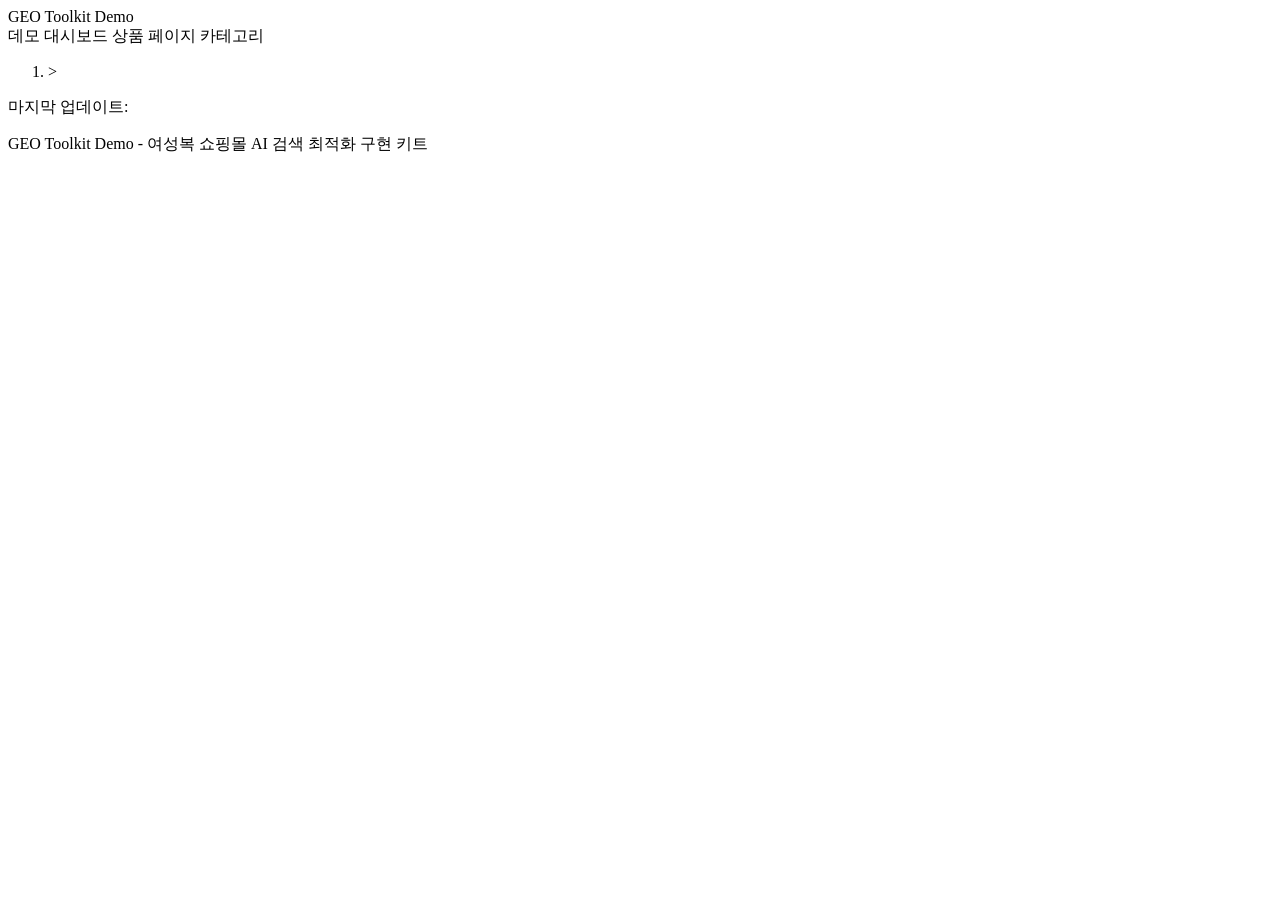
<file: src/main/resources/templates/layout/default.html>
<!DOCTYPE html>
<html xmlns:th="http://www.thymeleaf.org"
      xmlns:layout="http://www.ultraq.net.nz/thymeleaf/layout"
      lang="ko">
<head>
    <meta charset="UTF-8">
    <meta name="viewport" content="width=device-width, initial-scale=1.0">
    <title th:text="${pageTitle} ?: 'GEO Toolkit | 무드앤무드'">GEO Toolkit</title>
    <meta name="description" th:content="${pageDescription} ?: '여성복 쇼핑몰 GEO 최적화 데모'" content="">
    <meta name="last-modified" th:content="${lastModified} ?: '2026-02-26'" content="">

    <!-- Organization Schema (전체 페이지 공통) -->
    <script th:if="${orgSchema}" type="application/ld+json" th:utext="${orgSchema}"></script>

    <!-- Breadcrumb Schema -->
    <script th:if="${breadcrumbSchema}" type="application/ld+json" th:utext="${breadcrumbSchema}"></script>

    <link rel="stylesheet" th:href="@{/css/style.css}">
    <!-- 페이지별 추가 head 요소 삽입 지점 -->
    <th:block layout:fragment="head"></th:block>
</head>
<body>

    <header class="site-header">
        <div class="container">
            <a th:href="@{/demo}" class="logo">GEO Toolkit Demo</a>
            <nav>
                <a th:href="@{/demo}">데모 대시보드</a>
                <a th:href="@{/products/linen-wide-pants-ivory}">상품 페이지</a>
                <a th:href="@{/categories/bottoms/wide-pants}">카테고리</a>
            </nav>
        </div>
    </header>

    <div class="container">
        <!-- Breadcrumb -->
        <nav th:if="${breadcrumbs}" aria-label="breadcrumb" class="breadcrumb">
            <ol>
                <li th:each="bc, stat : ${breadcrumbs}">
                    <a th:if="${bc[1] != null}" th:href="${bc[1]}" th:text="${bc[0]}"></a>
                    <span th:if="${bc[1] == null}" th:text="${bc[0]}" aria-current="page"></span>
                    <span th:if="${!stat.last}"> &gt; </span>
                </li>
            </ol>
        </nav>

        <!-- 페이지 본문 삽입 지점 -->
        <main layout:fragment="content">
        </main>
    </div>

    <footer class="site-footer">
        <div class="container">
            <p th:if="${lastModified}">
                마지막 업데이트: <time th:datetime="${lastModified}" th:text="${lastModified}"></time>
            </p>
            <p>GEO Toolkit Demo - 여성복 쇼핑몰 AI 검색 최적화 구현 키트</p>
        </div>
    </footer>

</body>
</html>
</file>
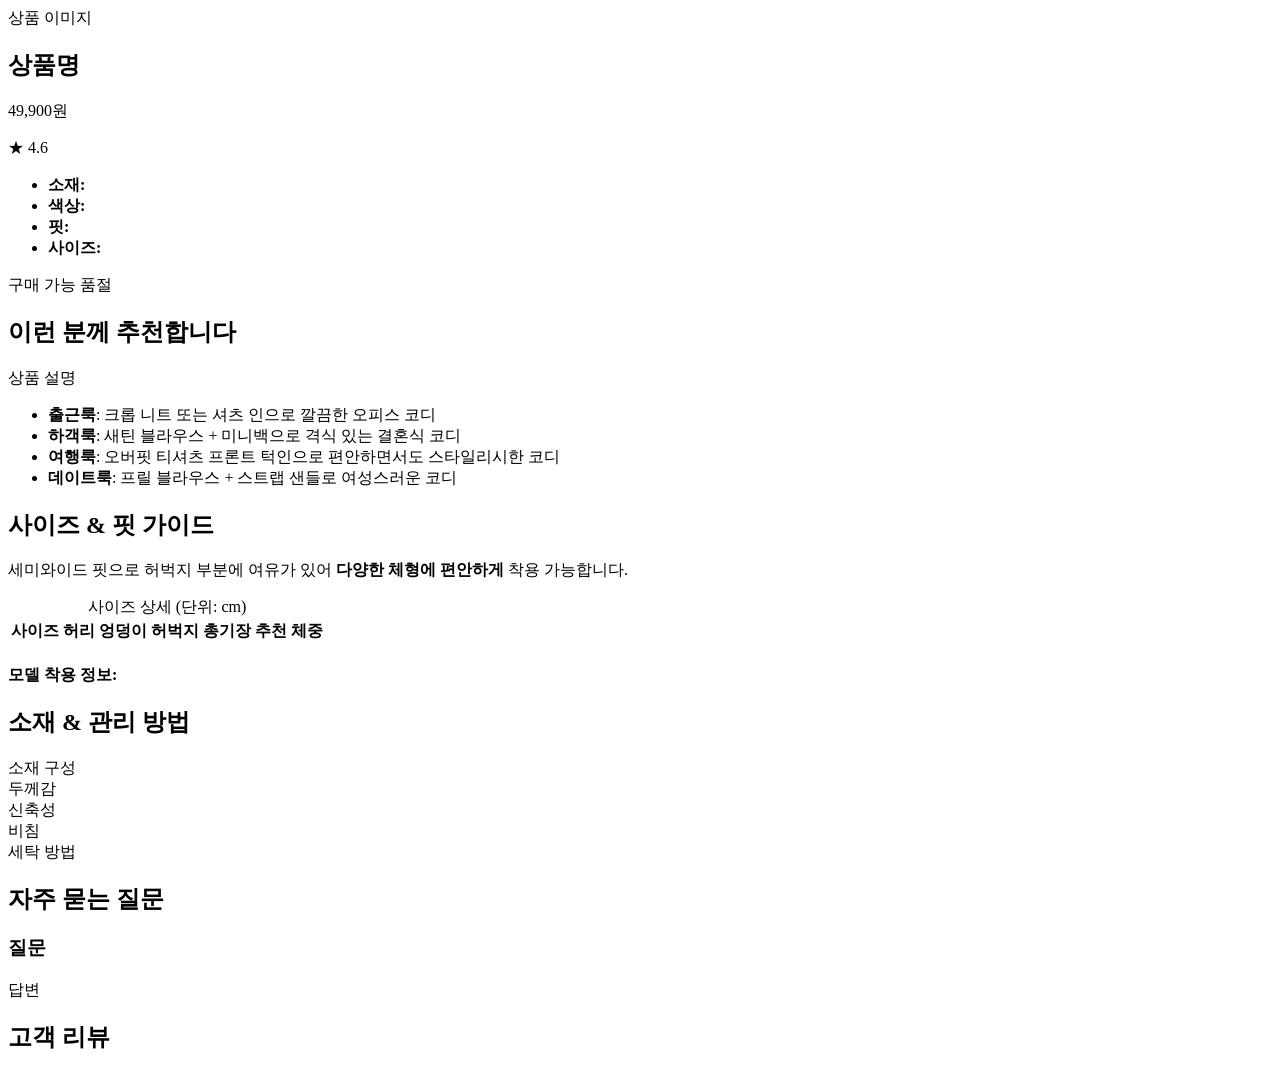
<file: src/main/resources/templates/product/detail.html>
<!DOCTYPE html>
<html xmlns:th="http://www.thymeleaf.org"
      xmlns:layout="http://www.ultraq.net.nz/thymeleaf/layout"
      layout:decorate="~{layout/default}"
      lang="ko">
<head>
    <th:block layout:fragment="head">
        <!-- Product Schema JSON-LD -->
        <script type="application/ld+json" th:utext="${productSchema}"></script>
        <!-- FAQ Schema JSON-LD -->
        <script type="application/ld+json" th:utext="${faqSchema}"></script>
        <!-- Open Graph -->
        <meta property="og:title" th:content="${product.name}">
        <meta property="og:description" th:content="${product.description}">
        <meta property="og:type" content="product">
        <meta property="product:price:amount" th:content="${product.price}">
        <meta property="product:price:currency" content="KRW">
    </th:block>
</head>
<body>
<main layout:fragment="content">
    <article class="product-detail">

        <!-- 상품 기본 정보 -->
        <div class="product-header">
            <div class="product-image">
                <div class="image-placeholder">
                    <span>상품 이미지</span>
                    <small th:text="${product.name}"></small>
                </div>
            </div>
            <div class="product-info">
                <h1 th:text="${product.name}">상품명</h1>
                <p class="price" th:text="${product.formattedPrice + '원'}">49,900원</p>
                <p class="rating">
                    <span class="stars" th:text="'★ ' + ${product.ratingValue}">★ 4.6</span>
                    <span th:text="'(' + ${product.reviewCount} + '개 리뷰)'"></span>
                </p>
                <ul class="quick-info">
                    <li><strong>소재:</strong> <span th:text="${product.material}"></span></li>
                    <li><strong>색상:</strong> <span th:text="${product.color}"></span></li>
                    <li><strong>핏:</strong> <span th:text="${product.fit}"></span></li>
                    <li><strong>사이즈:</strong> <span th:text="${#strings.listJoin(product.sizes, ' / ')}"></span></li>
                </ul>
                <p class="stock-status">
                    <span th:if="${product.inStock}" class="in-stock">구매 가능</span>
                    <span th:unless="${product.inStock}" class="out-stock">품절</span>
                </p>
            </div>
        </div>

        <!--/* ============================================================
             GEO 핵심: 대화형 상품 설명
             AI가 이 텍스트를 추천 답변의 근거로 사용한다
             ============================================================ */-->
        <section class="geo-section">
            <h2>이런 분께 추천합니다</h2>
            <p th:text="${product.description}">상품 설명</p>
            <ul class="occasion-list">
                <li><strong>출근룩</strong>: 크롭 니트 또는 셔츠 인으로 깔끔한 오피스 코디</li>
                <li><strong>하객룩</strong>: 새틴 블라우스 + 미니백으로 격식 있는 결혼식 코디</li>
                <li><strong>여행룩</strong>: 오버핏 티셔츠 프론트 턱인으로 편안하면서도 스타일리시한 코디</li>
                <li><strong>데이트룩</strong>: 프릴 블라우스 + 스트랩 샌들로 여성스러운 코디</li>
            </ul>
        </section>

        <!-- 사이즈 & 핏 가이드 -->
        <section class="geo-section">
            <h2>사이즈 &amp; 핏 가이드</h2>
            <p>세미와이드 핏으로 허벅지 부분에 여유가 있어 <strong>다양한 체형에 편안하게</strong> 착용 가능합니다.</p>
            <table class="size-table" th:if="${product.sizeSpecs != null and !product.sizeSpecs.isEmpty()}">
                <caption>사이즈 상세 (단위: cm)</caption>
                <thead>
                    <tr>
                        <th>사이즈</th>
                        <th>허리</th>
                        <th>엉덩이</th>
                        <th>허벅지</th>
                        <th>총기장</th>
                        <th>추천 체중</th>
                    </tr>
                </thead>
                <tbody>
                    <tr th:each="spec : ${product.sizeSpecs}">
                        <td th:text="${spec.size}"></td>
                        <td th:text="${spec.waist}"></td>
                        <td th:text="${spec.hip}"></td>
                        <td th:text="${spec.thigh}"></td>
                        <td th:text="${spec.totalLength}"></td>
                        <td th:text="${spec.weightRange}"></td>
                    </tr>
                </tbody>
            </table>
            <p th:if="${product.modelInfo}">
                <strong>모델 착용 정보:</strong> <span th:text="${product.modelInfo}"></span>
            </p>
        </section>

        <!-- 소재 & 관리 방법 -->
        <section class="geo-section">
            <h2>소재 &amp; 관리 방법</h2>
            <dl class="spec-list">
                <dt>소재 구성</dt>
                <dd th:text="${product.material}"></dd>
                <dt>두께감</dt>
                <dd th:text="${product.thickness}"></dd>
                <dt>신축성</dt>
                <dd th:text="${product.stretch}"></dd>
                <dt>비침</dt>
                <dd th:text="${product.seeThrough}"></dd>
                <dt>세탁 방법</dt>
                <dd th:text="${product.washCare}"></dd>
            </dl>
        </section>

        <!--/* ============================================================
             GEO 핵심: FAQ 섹션
             AI 엔진이 Q&A 형식을 강하게 선호한다
             ============================================================ */-->
        <section class="geo-section faq-section" th:if="${product.faqs != null and !product.faqs.isEmpty()}">
            <h2>자주 묻는 질문</h2>
            <div class="faq-item" th:each="faq : ${product.faqs}">
                <h3 th:text="${faq.question}">질문</h3>
                <p th:text="${faq.answer}">답변</p>
            </div>
        </section>

        <!-- 리뷰 -->
        <section class="geo-section" th:if="${product.reviews != null and !product.reviews.isEmpty()}">
            <h2>고객 리뷰</h2>
            <div class="review-item" th:each="review : ${product.reviews}">
                <div class="review-header">
                    <span class="review-author" th:text="${review.author}"></span>
                    <span class="review-date" th:text="${review.datePublished}"></span>
                    <span class="review-rating" th:text="'★'.repeat(review.rating)"></span>
                </div>
                <p th:text="${review.body}"></p>
            </div>
        </section>

    </article>
</main>
</body>
</html>
</file>
<file: css/style.css>
/* ============================================================
   GEO Toolkit Demo - Stylesheet
   깔끔한 쇼핑몰 스타일 + GEO 섹션 강조
   ============================================================ */

:root {
    --primary: #2d3436;
    --accent: #6c5ce7;
    --accent-light: #a29bfe;
    --success: #00b894;
    --warning: #fdcb6e;
    --danger: #d63031;
    --bg: #f8f9fa;
    --card-bg: #ffffff;
    --border: #e9ecef;
    --text: #2d3436;
    --text-light: #636e72;
    --radius: 8px;
}

* { margin: 0; padding: 0; box-sizing: border-box; }

body {
    font-family: -apple-system, BlinkMacSystemFont, 'Segoe UI', 'Noto Sans KR', sans-serif;
    color: var(--text);
    background: var(--bg);
    line-height: 1.7;
}

.container {
    max-width: 1100px;
    margin: 0 auto;
    padding: 0 20px;
}

/* Header */
.site-header {
    background: var(--primary);
    color: white;
    padding: 16px 0;
    position: sticky;
    top: 0;
    z-index: 100;
}
.site-header .container {
    display: flex;
    justify-content: space-between;
    align-items: center;
}
.logo {
    color: white;
    text-decoration: none;
    font-size: 18px;
    font-weight: 700;
}
.site-header nav a {
    color: rgba(255,255,255,0.8);
    text-decoration: none;
    margin-left: 24px;
    font-size: 14px;
    transition: color 0.2s;
}
.site-header nav a:hover,
.site-header nav a.active {
    color: white;
}

/* Breadcrumb */
.breadcrumb {
    padding: 12px 0;
    font-size: 13px;
    color: var(--text-light);
}
.breadcrumb ol {
    list-style: none;
    display: flex;
    flex-wrap: wrap;
}
.breadcrumb a {
    color: var(--accent);
    text-decoration: none;
}

/* Hero */
.hero {
    text-align: center;
    padding: 60px 20px;
    background: linear-gradient(135deg, var(--accent), #0984e3);
    color: white;
    border-radius: var(--radius);
    margin: 24px 0;
}
.hero h1 { font-size: 36px; margin-bottom: 12px; }
.hero p { font-size: 18px; opacity: 0.95; }
.hero .subtitle { font-size: 14px; opacity: 0.7; margin-top: 8px; }

/* Stat Grid */
.stat-grid {
    display: grid;
    grid-template-columns: repeat(auto-fit, minmax(220px, 1fr));
    gap: 16px;
    margin-top: 20px;
}
.stat-card {
    background: var(--card-bg);
    border: 1px solid var(--border);
    border-radius: var(--radius);
    padding: 24px;
    text-align: center;
}
.stat-number {
    font-size: 32px;
    font-weight: 800;
    color: var(--accent);
}
.stat-label {
    font-size: 14px;
    margin-top: 4px;
    color: var(--text);
}
.stat-compare {
    font-size: 12px;
    color: var(--text-light);
    margin-top: 4px;
}

/* Demo Cards */
.demo-grid {
    display: grid;
    grid-template-columns: repeat(auto-fit, minmax(300px, 1fr));
    gap: 20px;
    margin-top: 20px;
}
.demo-card {
    background: var(--card-bg);
    border: 1px solid var(--border);
    border-radius: var(--radius);
    padding: 24px;
}
.demo-card h3 {
    font-size: 18px;
    margin-bottom: 8px;
    color: var(--accent);
}
.demo-card ul {
    margin: 12px 0;
    padding-left: 20px;
    font-size: 14px;
    color: var(--text-light);
}
.demo-card li { margin-bottom: 4px; }
.btn {
    display: inline-block;
    padding: 8px 20px;
    background: var(--accent);
    color: white;
    text-decoration: none;
    border-radius: 4px;
    font-size: 14px;
    transition: background 0.2s;
}
.btn:hover { background: #5f3dc4; }

/* Sections */
.demo-section, .geo-section {
    background: var(--card-bg);
    border: 1px solid var(--border);
    border-radius: var(--radius);
    padding: 28px;
    margin-bottom: 20px;
}
.demo-section h2, .geo-section h2 {
    font-size: 20px;
    margin-bottom: 16px;
    padding-bottom: 8px;
    border-bottom: 2px solid var(--accent);
}
.geo-section h3 {
    font-size: 16px;
    margin: 16px 0 8px;
    color: var(--primary);
}

/* Product Detail */
.product-header {
    display: grid;
    grid-template-columns: 1fr 1fr;
    gap: 32px;
    margin-bottom: 24px;
}
.image-placeholder {
    background: #dfe6e9;
    border-radius: var(--radius);
    display: flex;
    flex-direction: column;
    align-items: center;
    justify-content: center;
    min-height: 350px;
    color: var(--text-light);
    font-size: 16px;
}
.image-placeholder.small { min-height: 180px; font-size: 13px; }
.product-info h1 { font-size: 24px; margin-bottom: 8px; }
.price {
    font-size: 22px;
    font-weight: 700;
    color: var(--danger);
}
.rating { color: var(--warning); margin: 8px 0; }
.stars { font-size: 16px; }
.quick-info {
    list-style: none;
    margin: 16px 0;
    font-size: 14px;
}
.quick-info li { margin-bottom: 6px; }
.in-stock { color: var(--success); font-weight: 600; }
.out-stock { color: var(--danger); font-weight: 600; }

/* Tables */
table {
    width: 100%;
    border-collapse: collapse;
    margin: 16px 0;
    font-size: 14px;
}
th, td {
    padding: 10px 12px;
    text-align: left;
    border-bottom: 1px solid var(--border);
}
th {
    background: var(--bg);
    font-weight: 600;
    font-size: 13px;
}
caption {
    text-align: left;
    font-size: 12px;
    color: var(--text-light);
    margin-bottom: 8px;
}

/* Spec List */
.spec-list dt {
    font-weight: 600;
    margin-top: 12px;
    font-size: 14px;
}
.spec-list dd {
    color: var(--text-light);
    font-size: 14px;
    margin-left: 0;
    margin-top: 2px;
}

/* FAQ */
.faq-item {
    padding: 16px 0;
    border-bottom: 1px solid var(--border);
}
.faq-item:last-child { border-bottom: none; }
.faq-item h3 {
    font-size: 15px;
    color: var(--accent);
}
.faq-item p {
    margin-top: 8px;
    color: var(--text-light);
    font-size: 14px;
}

/* Reviews */
.review-item {
    padding: 16px 0;
    border-bottom: 1px solid var(--border);
}
.review-header {
    font-size: 13px;
    margin-bottom: 6px;
}
.review-author { font-weight: 600; margin-right: 12px; }
.review-date { color: var(--text-light); margin-right: 12px; }
.review-rating { color: var(--warning); }

/* Product Grid */
.product-grid {
    display: grid;
    grid-template-columns: repeat(auto-fill, minmax(280px, 1fr));
    gap: 20px;
    margin-top: 16px;
}
.product-card {
    background: var(--card-bg);
    border: 1px solid var(--border);
    border-radius: var(--radius);
    overflow: hidden;
    transition: box-shadow 0.2s;
}
.product-card:hover { box-shadow: 0 4px 12px rgba(0,0,0,0.08); }
.card-info { padding: 16px; }
.card-info h3 { font-size: 15px; margin-bottom: 4px; }
.card-info h3 a { color: var(--text); text-decoration: none; }
.card-info h3 a:hover { color: var(--accent); }
.card-desc { font-size: 13px; color: var(--text-light); margin-top: 4px; }

/* Badges */
.badge {
    display: inline-block;
    padding: 2px 10px;
    border-radius: 12px;
    font-size: 12px;
    font-weight: 600;
}
.badge.allow { background: #d4edda; color: #155724; }
.badge.partial { background: #fff3cd; color: #856404; }
.badge.deny { background: #f8d7da; color: #721c24; }
.badge.high { background: #d4edda; color: #155724; }
.badge.low { background: #e2e3e5; color: #383d41; }

/* Occasion list */
.occasion-list {
    list-style: none;
    margin: 12px 0;
}
.occasion-list li {
    padding: 6px 0;
    font-size: 14px;
}

/* Checklist */
.checklist label {
    display: block;
    padding: 8px 0;
    font-size: 14px;
    border-bottom: 1px solid var(--border);
}
.checklist input[type="checkbox"] { margin-right: 8px; }

/* Code blocks */
pre {
    background: var(--primary);
    color: #dfe6e9;
    padding: 16px;
    border-radius: var(--radius);
    overflow-x: auto;
    font-size: 12px;
    line-height: 1.5;
    margin: 12px 0;
}
details { margin: 8px 0; }
summary {
    cursor: pointer;
    color: var(--accent);
    font-size: 14px;
    padding: 4px 0;
}

/* Update info */
.update-info {
    font-size: 13px;
    color: var(--text-light);
    font-style: italic;
}

/* Footer */
.site-footer {
    margin-top: 40px;
    padding: 20px 0;
    border-top: 1px solid var(--border);
    text-align: center;
    font-size: 13px;
    color: var(--text-light);
}

/* Responsive */
@media (max-width: 768px) {
    .product-header { grid-template-columns: 1fr; }
    .stat-grid { grid-template-columns: repeat(2, 1fr); }
    .demo-grid { grid-template-columns: 1fr; }
    .hero h1 { font-size: 24px; }
    .site-header .container { flex-direction: column; gap: 8px; }
    .site-header nav a { margin-left: 12px; }
}
</file>
